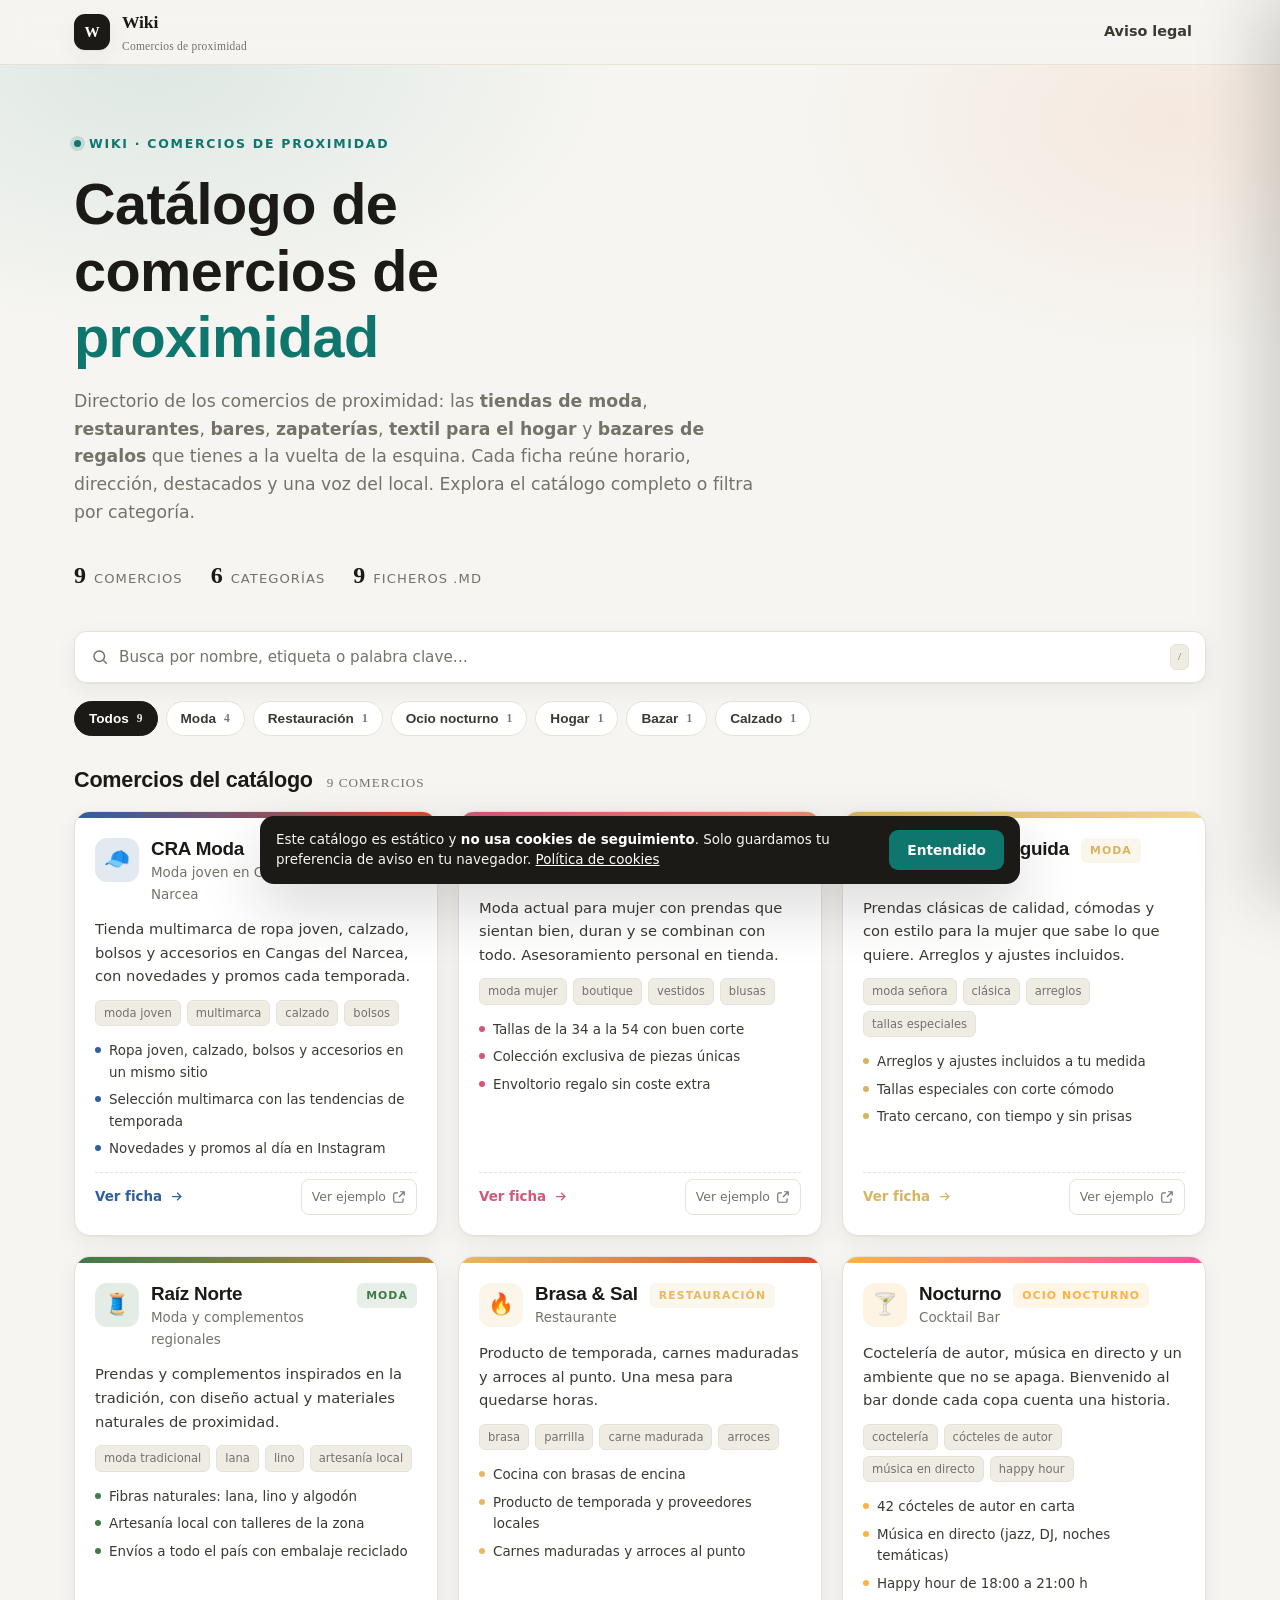
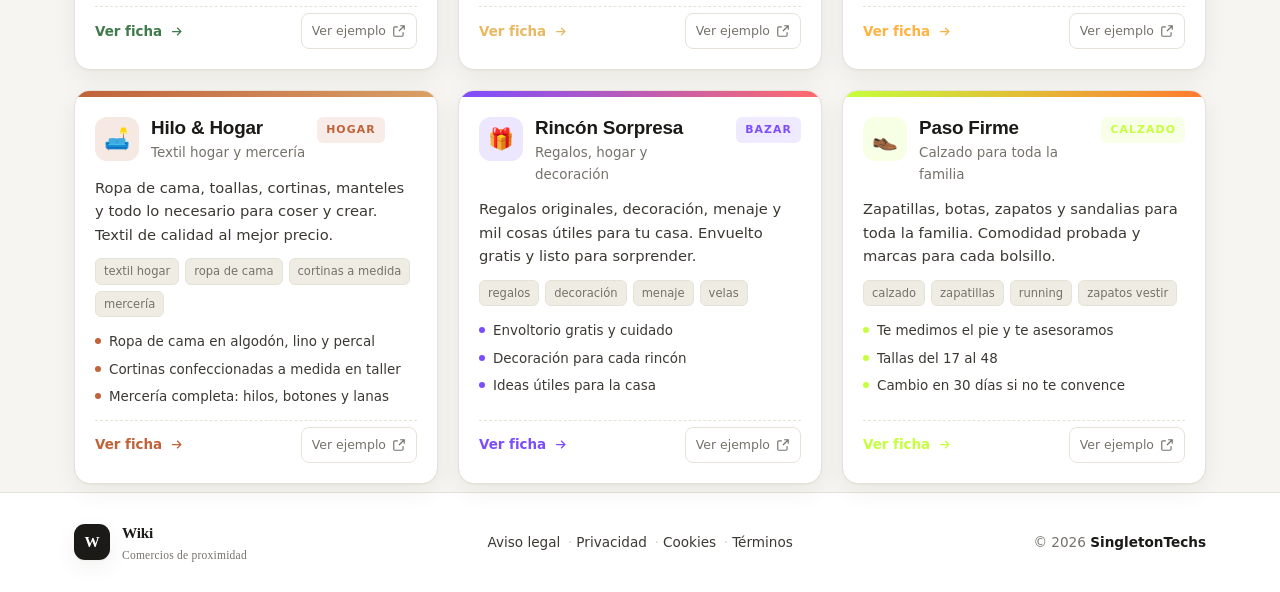
<file: index.html>
<!doctype html>
<html lang="es">
<head>
<meta charset="utf-8">
<meta name="viewport" content="width=device-width,initial-scale=1">
<title>Wiki · Catálogo de comercios de proximidad</title>
<meta name="description" content="Catálogo de comercios de proximidad: moda, restauración, hostelería, calzado, textil para el hogar, bazar y regalos. Fichas con horario, dirección y destacados de cada local.">
<meta name="keywords" content="comercios de proximidad, comercios locales, tiendas, catálogo, directorio de comercios, moda, restauración, hostelería, ocio nocturno, calzado, textil hogar, bazar, regalos, singletontechs">
<meta name="author" content="SingletonTechs">
<meta name="robots" content="index, follow, max-image-preview:large, max-snippet:-1">
<meta name="googlebot" content="index, follow">
<meta name="application-name" content="Wiki · Comercios de proximidad">
<meta name="theme-color" content="#f6f5f1">
<meta name="color-scheme" content="light">
<meta name="apple-mobile-web-app-title" content="Comercios de proximidad">
<meta name="apple-mobile-web-app-capable" content="yes">
<meta property="og:type" content="website">
<meta property="og:site_name" content="Wiki · Comercios de proximidad">
<meta property="og:locale" content="es_ES">
<meta property="og:title" content="Wiki · Catálogo de comercios de proximidad">
<meta property="og:description" content="Catálogo de comercios de proximidad: moda, restauración, hostelería, calzado, textil hogar, bazar y regalos.">
<meta property="og:image:width" content="1200">
<meta property="og:image:height" content="630">
<meta property="og:image:alt" content="Wiki · Catálogo de comercios de proximidad">
<meta name="twitter:card" content="summary_large_image">
<meta name="twitter:title" content="Wiki · Catálogo de comercios de proximidad">
<meta name="twitter:description" content="Catálogo de comercios de proximidad: moda, restauración, hostelería, calzado, textil hogar, bazar y regalos.">
<meta name="twitter:image:alt" content="Wiki · Catálogo de comercios de proximidad">
<link rel="icon" href="data:image/svg+xml,%3Csvg xmlns='http://www.w3.org/2000/svg' viewBox='0 0 64 64'%3E%3Crect width='64' height='64' rx='14' fill='%231b1a17'/%3E%3Ctext x='32' y='44' font-family='Arial,sans-serif' font-size='38' font-weight='bold' text-anchor='middle' fill='%23ffffff'%3EW%3C/text%3E%3C/svg%3E">
<link rel="apple-touch-icon" href="data:image/svg+xml,%3Csvg xmlns='http://www.w3.org/2000/svg' viewBox='0 0 64 64'%3E%3Crect width='64' height='64' rx='14' fill='%231b1a17'/%3E%3Ctext x='32' y='44' font-family='Arial,sans-serif' font-size='38' font-weight='bold' text-anchor='middle' fill='%23ffffff'%3EW%3C/text%3E%3C/svg%3E">
<!--SEO:DYNAMIC START-->
  <link rel="canonical" href="https://singletontechs.github.io/">
  <meta property="og:url" content="https://singletontechs.github.io/">
  <meta property="og:image" content="https://singletontechs.github.io/og-card.png">
  <meta name="twitter:image" content="https://singletontechs.github.io/og-card.png">
  <script type="application/ld+json" data-wiki="seo">{"@context":"https://schema.org","@graph":[{"@type":"WebSite","url":"https://singletontechs.github.io/","name":"Wiki · Comercios de proximidad","description":"Catálogo de comercios de proximidad","inLanguage":"es"},{"@type":"ItemList","name":"Catálogo de comercios de proximidad","description":"Comercios de proximidad: moda, restauración, hostelería, calzado, textil hogar, bazar y regalos.","numberOfItems":9,"itemListElement":[{"@type":"ListItem","position":1,"item":{"@type":"ClothingStore","name":"CRA Moda","description":"Tienda multimarca de ropa joven, calzado, bolsos y accesorios en Cangas del Narcea, con novedades y promos cada temporada.","address":{"@type":"PostalAddress","streetAddress":"Cangas del Narcea, Asturias"},"url":"https://singletontechs.github.io/proyectos/cra-moda.html","openingHours":"Consulta horarios en Instagram @c.r.a.moda"}},{"@type":"ListItem","position":2,"item":{"@type":"ClothingStore","name":"Aura Moda","description":"Moda actual para mujer con prendas que sientan bien, duran y se combinan con todo. Asesoramiento personal en tienda.","address":{"@type":"PostalAddress","streetAddress":"Calle Mayor 12"},"url":"https://singletontechs.github.io/proyectos/moda-mujer-aura.html","openingHours":"L–S 10:00–20:00"}},{"@type":"ListItem","position":3,"item":{"@type":"ClothingStore","name":"Casa Distinguida","description":"Prendas clásicas de calidad, cómodas y con estilo para la mujer que sabe lo que quiere. Arreglos y ajustes incluidos.","address":{"@type":"PostalAddress","streetAddress":"Avenida de la Constitución 5"},"url":"https://singletontechs.github.io/proyectos/moda-senora-clasica.html","openingHours":"L–S 10:00–14:00 y 17:00–20:30"}},{"@type":"ListItem","position":4,"item":{"@type":"ClothingStore","name":"Raíz Norte","description":"Prendas y complementos inspirados en la tradición, con diseño actual y materiales naturales de proximidad.","address":{"@type":"PostalAddress","streetAddress":"Plaza Vieja 3"},"url":"https://singletontechs.github.io/proyectos/moda-tradicional-raiz.html","openingHours":"L–S 10:00–20:00"}},{"@type":"ListItem","position":5,"item":{"@type":"Restaurant","name":"Brasa & Sal","description":"Producto de temporada, carnes maduradas y arroces al punto. Una mesa para quedarse horas.","address":{"@type":"PostalAddress","streetAddress":"Plaza del Mercado 8"},"url":"https://singletontechs.github.io/proyectos/restaurante-brasa.html","openingHours":"Mar–Dom 13:00–23:30"}},{"@type":"ListItem","position":6,"item":{"@type":"BarOrPub","name":"Nocturno","description":"Coctelería de autor, música en directo y un ambiente que no se apaga. Bienvenido al bar donde cada copa cuenta una historia.","address":{"@type":"PostalAddress","streetAddress":"Calle Mayor 24"},"url":"https://singletontechs.github.io/proyectos/bar-nocturno.html","openingHours":"Abierto de 18:00 a 03:00"}},{"@type":"ListItem","position":7,"item":{"@type":"HomeAndConstructionBusiness","name":"Hilo & Hogar","description":"Ropa de cama, toallas, cortinas, manteles y todo lo necesario para coser y crear. Textil de calidad al mejor precio.","address":{"@type":"PostalAddress","streetAddress":"Calle del Telar 4"},"url":"https://singletontechs.github.io/proyectos/textil-hogar-hilo.html","openingHours":"L–S 10:00–20:00"}},{"@type":"ListItem","position":8,"item":{"@type":"Store","name":"Rincón Sorpresa","description":"Regalos originales, decoración, menaje y mil cosas útiles para tu casa. Envuelto gratis y listo para sorprender.","address":{"@type":"PostalAddress","streetAddress":"Calle Mayor 30"},"url":"https://singletontechs.github.io/proyectos/bazar-regalos-sorpresa.html","openingHours":"L–S 9:30–20:30"}},{"@type":"ListItem","position":9,"item":{"@type":"ShoeStore","name":"Paso Firme","description":"Zapatillas, botas, zapatos y sandalias para toda la familia. Comodidad probada y marcas para cada bolsillo.","address":{"@type":"PostalAddress","streetAddress":"Calle del Comercio 9"},"url":"https://singletontechs.github.io/proyectos/calzado-paso-firme.html","openingHours":"L–S 9:30–20:00"}}]}]}</script>
  <!--SEO:DYNAMIC END-->
<style>
  :root{
    --bg:#f6f5f1;
    --bg-2:#efece4;
    --surface:#ffffff;
    --ink:#1b1a17;
    --ink-2:#3c3933;
    --mut:#76726a;
    --line:#e6e2d8;
    --line-2:#d8d3c6;
    --brand:#1b1a17;
    --wiki-accent:#0f766e;        /* teal-700, no blue/indigo */
    --wiki-accent-soft:#ccfbf1;
    --shadow:0 1px 2px rgba(27,26,23,.04),0 8px 24px rgba(27,26,23,.06);
    --shadow-lg:0 24px 60px rgba(27,26,23,.16);
    --r:16px;
    --r-sm:10px;
    --maxw:1180px;
  }
  *{box-sizing:border-box;margin:0;padding:0}
  html{scroll-behavior:smooth;-webkit-text-size-adjust:100%}
  body{
    font-family:'Inter',system-ui,sans-serif;
    background:var(--bg);
    color:var(--ink);
    line-height:1.6;
    overflow-x:hidden;
    -webkit-font-smoothing:antialiased;
  }
  h1,h2,h3,h4{font-family:'Space Grotesk','Inter',sans-serif;line-height:1.15;letter-spacing:-.01em;color:var(--ink)}
  a{color:inherit;text-decoration:none}
  img{display:block;max-width:100%}
  code,pre{font-family:'JetBrains Mono',monospace}
  .wrap{max-width:var(--maxw);margin:0 auto;padding:0 24px}
  .page{display:flex;flex-direction:column;min-height:100vh}

  /* ===== NAV ===== */
  nav.top{
    position:sticky;top:0;z-index:40;
    background:rgba(246,245,241,.82);
    backdrop-filter:saturate(160%) blur(14px);
    -webkit-backdrop-filter:saturate(160%) blur(14px);
    border-bottom:1px solid var(--line);
  }
  nav.top .wrap{display:flex;align-items:center;gap:18px;height:64px}
  .brand{display:flex;align-items:center;gap:12px;font-family:'Space Grotesk';font-weight:700;font-size:1.1rem;letter-spacing:-.01em;color:var(--ink);white-space:nowrap}
  .brand .mark{
    display:grid;place-items:center;width:36px;height:36px;border-radius:11px;
    background:var(--ink);color:#fff;font-family:'JetBrains Mono';font-size:.95rem;
    box-shadow:var(--shadow);
  }
  .brand small{display:block;font-family:'Inter';font-weight:500;font-size:.72rem;color:var(--mut);letter-spacing:.02em;margin-top:1px}
  .nav-spacer{flex:1}
  .nav-link{display:inline-flex;align-items:center;gap:8px;font-size:.9rem;font-weight:600;color:var(--ink-2);padding:9px 14px;border-radius:10px;transition:.2s}
  .nav-link:hover{background:var(--bg-2);color:var(--ink)}
  .nav-link svg{width:16px;height:16px}
  .nav-cta{
    display:inline-flex;align-items:center;gap:8px;
    padding:10px 16px;border-radius:11px;background:var(--ink);color:#fff;
    font-size:.9rem;font-weight:600;transition:.25s;box-shadow:var(--shadow)
  }
  .nav-cta:hover{transform:translateY(-1px);background:#000;box-shadow:var(--shadow-lg)}
  @media(max-width:720px){.nav-link.hide-sm{display:none}.brand small{display:none}}

  /* ===== HERO ===== */
  header.hero{padding:64px 0 28px;position:relative;overflow:hidden}
  header.hero::before{
    content:"";position:absolute;inset:0;z-index:-1;
    background:
      radial-gradient(60% 80% at 12% 0%,rgba(15,118,110,.10),transparent 60%),
      radial-gradient(50% 70% at 92% 10%,rgba(234,88,12,.08),transparent 60%);
  }
  .crumb{display:inline-flex;align-items:center;gap:8px;font-size:.78rem;font-weight:600;letter-spacing:.14em;text-transform:uppercase;color:var(--wiki-accent);margin-bottom:18px}
  .crumb .dot{width:7px;height:7px;border-radius:50%;background:var(--wiki-accent);box-shadow:0 0 0 4px rgba(15,118,110,.16)}
  header.hero h1{font-size:clamp(2.4rem,5.2vw,3.6rem);font-weight:700;max-width:18ch}
  header.hero h1 em{font-style:normal;color:var(--wiki-accent)}
  header.hero p.lead{margin-top:18px;font-size:1.08rem;color:var(--mut);max-width:62ch}
  .hero-stats{display:flex;flex-wrap:wrap;gap:14px 28px;margin-top:30px}
  .hero-stat{display:flex;align-items:baseline;gap:8px}
  .hero-stat b{font-family:'Space Grotesk';font-size:1.5rem;font-weight:700;color:var(--ink)}
  .hero-stat span{font-size:.82rem;color:var(--mut);text-transform:uppercase;letter-spacing:.08em}

  /* ===== CONTROLS ===== */
  .controls{padding:8px 0 28px;display:flex;flex-direction:column;gap:18px}
  .search-row{display:flex;gap:12px;flex-wrap:wrap;align-items:center}
  .search{
    flex:1;min-width:240px;display:flex;align-items:center;gap:10px;
    background:var(--surface);border:1px solid var(--line);border-radius:12px;
    padding:12px 16px;box-shadow:var(--shadow);transition:.2s
  }
  .search:focus-within{border-color:var(--wiki-accent);box-shadow:0 0 0 4px rgba(15,118,110,.12)}
  .search svg{width:18px;height:18px;color:var(--mut);flex:none}
  .search input{flex:1;border:0;outline:0;background:transparent;font:inherit;font-size:.95rem;color:var(--ink)}
  .search input::placeholder{color:var(--mut)}
  .search kbd{font-family:'JetBrains Mono';font-size:.7rem;background:var(--bg-2);border:1px solid var(--line);color:var(--mut);padding:3px 7px;border-radius:6px}
  @media(max-width:560px){.search kbd{display:none}}

  .chips{display:flex;gap:8px;flex-wrap:wrap}
  .chip{
    display:inline-flex;align-items:center;gap:8px;cursor:pointer;
    padding:9px 14px;border-radius:99px;border:1px solid var(--line);
    background:var(--surface);color:var(--ink-2);font-size:.85rem;font-weight:600;
    transition:.2s;white-space:nowrap
  }
  .chip:hover{border-color:var(--line-2);background:var(--bg-2)}
  .chip[aria-pressed="true"]{background:var(--ink);color:#fff;border-color:var(--ink)}
  .chip .cnt{font-family:'JetBrains Mono';font-size:.72rem;opacity:.7}
  .chip[aria-pressed="true"] .cnt{opacity:.9}

  /* ===== GRID ===== */
  main{flex:1}
  .grid{display:grid;grid-template-columns:repeat(auto-fill,minmax(310px,1fr));gap:20px;padding-bottom:8px}
  .card{
    position:relative;display:flex;flex-direction:column;
    background:var(--surface);border:1px solid var(--line);border-radius:var(--r);
    overflow:hidden;cursor:pointer;transition:.28s cubic-bezier(.2,.8,.2,1);
    box-shadow:var(--shadow)
  }
  .card:hover{transform:translateY(-4px);border-color:var(--line-2);box-shadow:var(--shadow-lg)}
  .card .strip{height:6px;background:linear-gradient(90deg,var(--p-accent),var(--p-accent2))}
  .card .body{padding:20px;display:flex;flex-direction:column;gap:12px;flex:1}
  .card .head{display:flex;align-items:flex-start;gap:12px}
  .card .icon{
    display:grid;place-items:center;width:44px;height:44px;border-radius:12px;flex:none;
    background:color-mix(in srgb,var(--p-accent) 14%,#fff);
    color:var(--p-accent);font-size:1.3rem
  }
  .card .titles{min-width:0}
  .card h3{font-size:1.18rem;font-weight:600;line-height:1.2}
  .card .tagline{font-size:.84rem;color:var(--mut);margin-top:2px}
  .card .cat{
    align-self:flex-start;font-size:.68rem;font-weight:700;letter-spacing:.1em;text-transform:uppercase;
    color:var(--p-accent);background:color-mix(in srgb,var(--p-accent) 12%,#fff);
    padding:4px 9px;border-radius:6px;flex:none
  }
  .card .summary{font-size:.92rem;color:var(--ink-2);display:-webkit-box;-webkit-line-clamp:3;-webkit-box-orient:vertical;overflow:hidden}
  .card .tags{display:flex;flex-wrap:wrap;gap:6px}
  .card .tag{font-size:.72rem;color:var(--mut);background:var(--bg-2);border:1px solid var(--line);padding:3px 8px;border-radius:6px}
  .card .highlights{display:flex;flex-direction:column;gap:6px;margin-top:2px}
  .card .highlights li{display:flex;gap:8px;font-size:.84rem;color:var(--ink-2);align-items:flex-start;list-style:none}
  .card .highlights li::before{content:"";width:6px;height:6px;border-radius:50%;background:var(--p-accent);margin-top:7px;flex:none}
  .card .foot{display:flex;align-items:center;justify-content:space-between;gap:10px;margin-top:auto;padding-top:6px;border-top:1px dashed var(--line)}
  .card .open{display:inline-flex;align-items:center;gap:7px;font-size:.84rem;font-weight:600;color:var(--p-accent)}
  .card .open svg{width:15px;height:15px;transition:transform .2s}
  .card:hover .open svg{transform:translateX(3px)}
  .card .page-link{font-size:.78rem;color:var(--mut);display:inline-flex;align-items:center;gap:6px;padding:7px 10px;border-radius:8px;border:1px solid var(--line);transition:.2s;background:var(--surface)}
  .card .page-link:hover{color:var(--ink);border-color:var(--line-2);background:var(--bg-2)}
  .card .page-link svg{width:14px;height:14px}
  .card .no-page{font-size:.72rem;color:var(--mut);font-style:italic;padding:7px 10px;border:1px dashed var(--line);border-radius:8px}

  /* empty state */
  .empty{grid-column:1/-1;text-align:center;padding:80px 24px;color:var(--mut)}
  .empty .ic{font-size:2.4rem;margin-bottom:12px;opacity:.5}
  .empty h3{font-size:1.2rem;color:var(--ink-2);margin-bottom:6px}
  .empty p{font-size:.92rem}
  .empty button{margin-top:18px;font:inherit;font-weight:600;cursor:pointer;border:1px solid var(--line);background:var(--surface);color:var(--ink);padding:10px 18px;border-radius:10px;transition:.2s}
  .empty button:hover{background:var(--bg-2)}

  /* ===== GRID TITLE (SEO h2) ===== */
  .grid-title{display:flex;align-items:baseline;gap:14px;flex-wrap:wrap;margin:4px 0 18px}
  .grid-title h2{font-size:1.35rem;font-weight:600}
  .grid-title .cnt{font-family:'JetBrains Mono';font-size:.82rem;color:var(--mut);text-transform:uppercase;letter-spacing:.08em}

  /* ===== FOOTER ===== */
  footer.site{
    margin-top:auto;border-top:1px solid var(--line);background:var(--surface);
    padding:28px 0
  }
  footer.site .wrap{display:flex;justify-content:space-between;align-items:center;gap:18px;flex-wrap:wrap}
  footer.site .f-left{display:flex;align-items:center;gap:14px}
  footer.site .brand{font-size:.95rem}
  footer.site .f-legal{display:flex;align-items:center;gap:8px 16px;flex-wrap:wrap;justify-content:center}
  footer.site .f-legal a{font-size:.85rem;color:var(--ink-2);font-weight:500;transition:.2s;position:relative}
  footer.site .f-legal a:not(:last-child)::after{content:"·";position:absolute;right:-12px;color:var(--line-2)}
  footer.site .f-legal a:hover{color:var(--wiki-accent)}
  footer.site .f-right{display:flex;align-items:center;gap:18px;font-size:.85rem;color:var(--mut)}
  footer.site .f-right strong{color:var(--ink);font-weight:700}
  footer.site .f-right a{color:var(--ink-2);font-weight:600}
  footer.site .f-right a:hover{color:var(--wiki-accent)}
  footer.site .f-right .sep{width:1px;height:14px;background:var(--line-2)}
  @media(max-width:620px){footer.site .wrap{justify-content:center;text-align:center}}

  /* ===== COOKIE NOTICE ===== */
  .cookie{position:fixed;left:16px;right:16px;bottom:16px;z-index:70;display:flex;gap:14px;align-items:center;flex-wrap:wrap;background:#1b1a17;color:#f6f5f1;padding:14px 16px;border-radius:14px;box-shadow:var(--shadow-lg);max-width:760px;margin:0 auto}
  .cookie[hidden]{display:none!important}
  .cookie__txt{font-size:.84rem;line-height:1.5;flex:1;min-width:200px}
  .cookie__txt a{color:#fff;text-decoration:underline}
  .cookie__txt strong{color:#fff}
  .cookie__btn{flex:none;padding:9px 18px;border-radius:9px;border:0;background:#0f766e;color:#fff;font:inherit;font-weight:600;font-size:.86rem;cursor:pointer;transition:.2s}
  .cookie__btn:hover{filter:brightness(1.12)}
  @media(max-width:560px){.cookie{left:10px;right:10px;bottom:10px;padding:12px 14px}}

  /* ===== DRAWER (detail) ===== */
  .drawer-overlay{
    position:fixed;inset:0;z-index:80;background:rgba(27,26,23,.5);
    opacity:0;visibility:hidden;transition:.3s;backdrop-filter:blur(2px)
  }
  .drawer-overlay.open{opacity:1;visibility:visible}
  .drawer{
    position:fixed;top:0;right:0;z-index:90;height:100dvh;width:min(640px,100vw);
    background:var(--bg);border-left:1px solid var(--line);
    transform:translateX(100%);transition:transform .34s cubic-bezier(.2,.8,.2,1);
    display:flex;flex-direction:column;box-shadow:-20px 0 60px rgba(27,26,23,.18)
  }
  .drawer.open{transform:translateX(0)}
  .drawer-head{
    position:sticky;top:0;z-index:2;display:flex;align-items:center;gap:14px;
    padding:18px 22px;background:rgba(246,245,241,.9);backdrop-filter:blur(10px);
    border-bottom:1px solid var(--line)
  }
  .drawer-head .icon{display:grid;place-items:center;width:42px;height:42px;border-radius:11px;background:color-mix(in srgb,var(--p-accent) 16%,#fff);color:var(--p-accent);font-size:1.2rem;flex:none}
  .drawer-head .t{min-width:0;flex:1}
  .drawer-head h2{font-size:1.25rem;line-height:1.1}
  .drawer-head .sub{font-size:.82rem;color:var(--mut);margin-top:2px}
  .drawer-close{
    width:40px;height:40px;border-radius:10px;border:1px solid var(--line);background:var(--surface);
    display:grid;place-items:center;cursor:pointer;color:var(--ink-2);transition:.2s;flex:none
  }
  .drawer-close:hover{background:var(--bg-2);color:var(--ink)}
  .drawer-close svg{width:18px;height:18px}

  .drawer-body{
    flex:1;overflow-y:auto;padding:26px 26px 40px;
    scrollbar-width:thin;scrollbar-color:var(--line-2) transparent
  }
  .drawer-body::-webkit-scrollbar{width:10px}
  .drawer-body::-webkit-scrollbar-thumb{background:var(--line-2);border-radius:99px;border:3px solid var(--bg)}
  .drawer-body::-webkit-scrollbar-track{background:transparent}

  /* stats strip in drawer */
  .d-stats{display:grid;grid-template-columns:repeat(auto-fit,minmax(140px,1fr));gap:12px;margin:22px 0}
  .d-stat{padding:16px;border-radius:12px;background:var(--surface);border:1px solid var(--line)}
  .d-stat b{display:block;font-family:'Space Grotesk';font-size:1.6rem;font-weight:700;color:var(--p-accent);line-height:1}
  .d-stat span{display:block;font-size:.78rem;color:var(--mut);margin-top:6px;text-transform:uppercase;letter-spacing:.06em}

  /* highlights list in drawer */
  .d-highlights{display:grid;gap:8px;margin:8px 0 22px}
  .d-highlights li{display:flex;gap:10px;align-items:flex-start;list-style:none;font-size:.92rem;color:var(--ink-2)}
  .d-highlights li::before{content:"✓";font-weight:700;color:var(--p-accent);flex:none}
  .d-highlights-title{font-family:'Space Grotesk';font-size:.78rem;font-weight:600;letter-spacing:.12em;text-transform:uppercase;color:var(--mut);margin-bottom:10px}

  /* rendered markdown body */
  .md{font-size:.96rem;color:var(--ink-2);line-height:1.72}
  .md h1{font-family:'Space Grotesk';font-size:1.55rem;font-weight:700;color:var(--ink);margin-bottom:14px;line-height:1.2}
  .md h2{font-family:'Space Grotesk';font-size:1.12rem;font-weight:600;color:var(--ink);margin:26px 0 10px;padding-bottom:6px;border-bottom:1px solid var(--line)}
  .md p{margin:0 0 12px}
  .md ul,.md ol{margin:0 0 14px;padding-left:22px}
  .md li{margin-bottom:6px}
  .md li strong{color:var(--ink)}
  .md blockquote{margin:14px 0;padding:14px 18px;border-left:3px solid var(--p-accent);background:var(--surface);border-radius:0 10px 10px 0;color:var(--ink-2);font-style:italic}
  .md blockquote p{margin:0}
  .md code{font-size:.84em;background:var(--bg-2);padding:2px 6px;border-radius:5px;color:var(--ink)}
  .md hr{border:0;border-top:1px solid var(--line);margin:22px 0}

  /* drawer footer actions */
  .drawer-foot{padding:16px 22px;border-top:1px solid var(--line);background:var(--surface);display:flex;gap:12px;flex-wrap:wrap}
  .btn{
    display:inline-flex;align-items:center;gap:8px;justify-content:center;
    padding:12px 18px;border-radius:11px;font:inherit;font-weight:600;font-size:.9rem;
    cursor:pointer;transition:.22s;border:1px solid transparent
  }
  .btn svg{width:16px;height:16px}
  .btn.pri{background:var(--p-accent);color:#fff;flex:1;box-shadow:0 6px 20px color-mix(in srgb,var(--p-accent) 30%,transparent)}
  .btn.pri:hover{filter:brightness(1.07);transform:translateY(-1px)}
  .btn.ghost{background:var(--surface);border-color:var(--line);color:var(--ink-2)}
  .btn.ghost:hover{background:var(--bg-2);color:var(--ink)}

  /* skeleton while loading */
  .skeleton-card{height:280px;border-radius:var(--r);background:linear-gradient(100deg,var(--bg-2) 30%,#fff 50%,var(--bg-2) 70%);background-size:200% 100%;animation:shimmer 1.4s infinite;border:1px solid var(--line)}
  @keyframes shimmer{to{background-position:-200% 0}}

  /* toast / error */
  .toast{
    position:fixed;left:50%;bottom:24px;transform:translateX(-50%) translateY(20px);
    background:var(--ink);color:#fff;padding:12px 18px;border-radius:12px;font-size:.88rem;
    box-shadow:var(--shadow-lg);opacity:0;transition:.3s;z-index:100;max-width:90vw
  }
  .toast.show{opacity:1;transform:translateX(-50%) translateY(0)}

  /* loading bar */
  .loading-bar{position:fixed;top:64px;left:0;height:3px;width:0;background:var(--wiki-accent);z-index:50;transition:width .3s,opacity .4s}

  @media(max-width:640px){
    header.hero{padding:44px 0 20px}
    .drawer-body{padding:20px 18px 32px}
    .drawer-head{padding:14px 16px}
    .btn.pri,.btn.ghost{flex:1 1 100%}
  }
  @media(prefers-reduced-motion:reduce){*{animation:none!important;transition:none!important}}
</style>
</head>
<body>
<div class="page">

  <!-- NAV -->
  <nav class="top">
    <div class="wrap">
      <a href="#" class="brand" aria-label="Wiki — inicio">
        <span class="mark">W</span>
        <span>Wiki<small>Comercios de proximidad</small></span>
      </a>
      <span class="nav-spacer"></span>
      <a class="nav-link hide-sm" href="https://singletontechs.com/terminos-y-condiciones/">Aviso legal</a>


    </div>
  </nav>
  <div class="loading-bar" id="loadingBar" style="opacity:0"></div>

  <!-- HERO -->
  <header class="hero">
    <div class="wrap">
      <span class="crumb"><span class="dot"></span> Wiki · Comercios de proximidad</span>
      <h1>Catálogo de comercios de <em>proximidad</em></h1>
      <p class="lead">Directorio de los comercios de proximidad: las <strong>tiendas de moda</strong>, <strong>restaurantes</strong>, <strong>bares</strong>, <strong>zapaterías</strong>, <strong>textil para el hogar</strong> y <strong>bazares de regalos</strong> que tienes a la vuelta de la esquina. Cada ficha reúne horario, dirección, destacados y una voz del local. Explora el catálogo completo o filtra por categoría.</p>
      <div class="hero-stats">
        <div class="hero-stat"><b id="hStatProj">—</b><span>comercios</span></div>
        <div class="hero-stat"><b id="hStatCat">—</b><span>categorías</span></div>
        <div class="hero-stat"><b id="hStatMD">9</b><span>ficheros .md</span></div>
      </div>
    </div>
  </header>

  <!-- CONTROLS -->
  <main>
    <div class="wrap">
      <section class="controls">
        <div class="search-row">
          <label class="search">
            <svg viewBox="0 0 24 24" fill="none" stroke="currentColor" stroke-width="2"><circle cx="11" cy="11" r="7"/><path d="m21 21-4.3-4.3"/></svg>
            <input id="search" type="search" placeholder="Busca por nombre, etiqueta o palabra clave…" autocomplete="off" aria-label="Buscar proyectos">
            <kbd>/</kbd>
          </label>
        </div>
        <div class="chips" id="chips" role="group" aria-label="Filtrar por categoría"></div>
      </section>

      <div class="grid-title" id="gridTitle">
        <h2>Comercios del catálogo</h2>
        <span class="cnt" id="gridCount">— comercios</span>
      </div>

      <section class="grid" id="grid" aria-live="polite" aria-busy="true">
        <!-- skeleton placeholders injected by JS while loading -->
      </section>

    </div>
  </main>

  <!-- FOOTER -->
  <footer class="site">
    <div class="wrap">
      <div class="f-left">
        <a href="#" class="brand" aria-label="Wiki — inicio">
          <span class="mark">W</span>
          <span>Wiki<small>Comercios de proximidad</small></span>
        </a>
      </div>
      <nav class="f-legal" aria-label="Avisos legales">
        <a href="legal/aviso-legal.html">Aviso legal</a>
        <a href="legal/privacidad.html">Privacidad</a>
        <a href="legal/cookies.html">Cookies</a>
        <a href="legal/terminos.html">Términos</a>
      </nav>
      <div class="f-right">
        <span>© 2026 <strong>SingletonTechs</strong></span>
      </div>
    </div>
  </footer>
</div>

<!-- COOKIE NOTICE -->
<aside class="cookie" id="cookieBanner">
  <div class="cookie__txt">Este catálogo es estático y <strong>no usa cookies de seguimiento</strong>. Solo guardamos tu preferencia de aviso en tu navegador. <a href="legal/cookies.html">Política de cookies</a></div>
  <button class="cookie__btn" id="cookieAccept" type="button">Entendido</button>
</aside>

<!-- DRAWER -->
<div class="drawer-overlay" id="overlay" aria-hidden="true"></div>
<aside class="drawer" id="drawer" role="dialog" aria-modal="true" aria-labelledby="drawerTitle" aria-hidden="true">
  <div class="drawer-head">
    <div class="icon" id="dIcon">●</div>
    <div class="t">
      <h2 id="drawerTitle">—</h2>
      <div class="sub" id="drawerSub">—</div>
    </div>
    <button class="drawer-close" id="drawerClose" aria-label="Cerrar ficha">
      <svg viewBox="0 0 24 24" fill="none" stroke="currentColor" stroke-width="2"><path d="M18 6 6 18M6 6l12 12"/></svg>
    </button>
  </div>
  <div class="drawer-body" id="drawerBody"></div>
  <div class="drawer-foot">
    <a class="btn pri" id="dOpenPage" href="#" target="_blank" rel="noopener">
      <svg viewBox="0 0 24 24" fill="none" stroke="currentColor" stroke-width="2"><path d="M14 3h7v7M21 3l-9 9M19 14v5a2 2 0 0 1-2 2H5a2 2 0 0 1-2-2V7a2 2 0 0 1 2-2h5"/></svg>
      Abrir página del proyecto
    </a>
    <button class="btn ghost" id="dShare" type="button">
      <svg viewBox="0 0 24 24" fill="none" stroke="currentColor" stroke-width="2"><path d="M4 12v8a2 2 0 0 0 2 2h12a2 2 0 0 0 2-2v-8M16 6l-4-4-4 4M12 2v14"/></svg>
      Copiar enlace
    </button>
  </div>
</aside>

<div class="toast" id="toast" role="status" aria-live="polite"></div>

<script>
(function(){
  "use strict";

  var PROJECTS_DIR = "proyectos/";
  var grid = document.getElementById("grid");
  var chipsEl = document.getElementById("chips");
  var searchInput = document.getElementById("search");
  var overlay = document.getElementById("overlay");
  var drawer = document.getElementById("drawer");
  var drawerBody = document.getElementById("drawerBody");
  var drawerTitle = document.getElementById("drawerTitle");
  var drawerSub = document.getElementById("drawerSub");
  var drawerIcon = document.getElementById("dIcon");
  var dOpenPage = document.getElementById("dOpenPage");
  var dShare = document.getElementById("dShare");
  var loadingBar = document.getElementById("loadingBar");
  var toast = document.getElementById("toast");

  var projects = [];          // all loaded projects
  var activeCategory = "all"; // current filter
  var query = "";             // current search

  /* ---------- helpers ---------- */
  function toastMsg(msg){
    toast.textContent = msg;
    toast.classList.add("show");
    clearTimeout(toast._t);
    toast._t = setTimeout(function(){ toast.classList.remove("show"); }, 2400);
  }
  function setLoad(p){
    loadingBar.style.opacity = p>0 && p<1 ? "1":"0";
    loadingBar.style.width = (p*100).toFixed(0)+"%";
  }
  function escapeHtml(s){ return String(s).replace(/[&<>"']/g, function(c){return {"&":"&amp;","<":"&lt;",">":"&gt;","\"":"&quot;","'":"&#39;"}[c];}); }

  /* ---------- minimal markdown renderer (subset: h1-h3, p, ul, blockquote, hr, inline bold/italic/code/link) ---------- */
  function renderMarkdown(md){
    var lines = String(md).replace(/\r\n/g,"\n").split("\n");
    var out = [];
    var i = 0;
    function inline(s){
      s = s.replace(/&/g,"&amp;").replace(/</g,"&lt;").replace(/>/g,"&gt;");
      s = s.replace(/`([^`]+)`/g, function(_,c){ return '<code>'+c+'</code>'; });
      s = s.replace(/\*\*([^*]+)\*\*/g, '<strong>$1</strong>');
      s = s.replace(/(^|[^*])\*([^*\n]+)\*/g, '$1<em>$2</em>');
      s = s.replace(/\[([^\]]+)\]\(([^)\s]+)\)/g, function(_,t,u){ return '<a href="'+u+'" target="_blank" rel="noopener">'+t+'</a>'; });
      return s;
    }
    while(i < lines.length){
      var raw = lines[i];
      var t = raw.trim();
      if(t === ""){ i++; continue; }
      // blockquote (consecutive lines starting with >)
      if(/^>/.test(t)){
        var bq = [];
        while(i < lines.length && /^>/.test(lines[i].trim())){
          bq.push(lines[i].trim().replace(/^>\s?/,""));
          i++;
        }
        out.push('<blockquote><p>'+inline(bq.join('<br>'))+'</p></blockquote>');
        continue;
      }
      // headings
      if(/^###\s+/.test(t)){ out.push('<h3>'+inline(t.replace(/^###\s+/,""))+'</h3>'); i++; continue; }
      if(/^##\s+/.test(t)){ out.push('<h2>'+inline(t.replace(/^##\s+/,""))+'</h2>'); i++; continue; }
      if(/^#\s+/.test(t)){ out.push('<h1>'+inline(t.replace(/^#\s+/,""))+'</h1>'); i++; continue; }
      // hr
      if(/^(---+|\*\*\*+|___+)$/.test(t)){ out.push('<hr>'); i++; continue; }
      // unordered list (consecutive lines starting with - or *)
      if(/^[-*]\s+/.test(t)){
        var lb = [];
        while(i < lines.length && /^\s*[-*]\s+/.test(lines[i])){
          lb.push(lines[i].trim().replace(/^\s*[-*]\s+/,""));
          i++;
        }
        out.push('<ul>'+lb.map(function(b){ return '<li>'+inline(b)+'</li>'; }).join("")+'</ul>');
        continue;
      }
      // ordered list
      if(/^\d+\.\s+/.test(t)){
        var ol = [];
        while(i < lines.length && /^\s*\d+\.\s+/.test(lines[i])){
          ol.push(lines[i].trim().replace(/^\s*\d+\.\s+/,""));
          i++;
        }
        out.push('<ol>'+ol.map(function(b){ return '<li>'+inline(b)+'</li>'; }).join("")+'</ol>');
        continue;
      }
      // paragraph (gather consecutive plain lines)
      var para = [];
      while(i < lines.length){
        var lt = lines[i].trim();
        if(lt === "") break;
        if(/^(#{1,3}\s|>|---+$|\*\*\*+$|___+$|\s*[-*]\s+|\s*\d+\.\s+)/.test(lt)) break;
        para.push(lt);
        i++;
      }
      if(para.length) out.push('<p>'+inline(para.join(' '))+'</p>');
    }
    return out.join("\n");
  }

  /* ---------- frontmatter + body parser ---------- */
  function parseMD(text){
    var meta = {};
    var body = text;
    var m = /^---\r?\n([\s\S]*?)\r?\n---\r?\n?([\s\S]*)$/.exec(text);
    if(m){
      var fm = m[1];
      body = m[2] || "";
      var lines = fm.split(/\r?\n/);
      var i = 0;
      while(i < lines.length){
        var line = lines[i];
        if(!line.trim()){ i++; continue; }
        var kv = /^([A-Za-z0-9_]+):\s?(.*)$/.exec(line);
        if(!kv){ i++; continue; }
        var key = kv[1];
        var rest = kv[2].trim();
        if(rest === ""){
          // block list
          var arr = [];
          i++;
          while(i < lines.length && /^\s+-\s+/.test(lines[i])){
            arr.push(lines[i].replace(/^\s+-\s+/, "").trim());
            i++;
          }
          meta[key] = arr;
        } else if(rest.charAt(0) === "[" && rest.slice(-1) === "]"){
          meta[key] = rest.slice(1,-1).split(",").map(function(s){return s.trim().replace(/^"|"$/g,"");}).filter(Boolean);
          i++;
        } else {
          meta[key] = rest.replace(/^"|"$/g,"");
          i++;
        }
      }
    }
    // post-process stats -> [{label,value}]
    if(meta.stats){
      meta.stats = meta.stats.map(function(s){
        var p = s.split("|");
        return { label:(p[0]||"").trim(), value:(p[1]||"").trim() };
      });
    }
    // numeric/clean
    if(typeof meta.tags === "string"){ meta.tags = [meta.tags]; }
    if(!meta.tags) meta.tags = [];
    if(!meta.highlights) meta.highlights = [];
    if(!meta.stats) meta.stats = [];
    return { meta:meta, body:body };
  }

  /* ---------- render skeleton ---------- */
  function renderSkeleton(){
    var html = "";
    for(var i=0;i<6;i++) html += '<div class="skeleton-card"></div>';
    grid.innerHTML = html;
  }

  /* ---------- categories ---------- */
  function categories(){
    var map = {};
    projects.forEach(function(p){ map[p.meta.category] = (map[p.meta.category]||0)+1; });
    return map;
  }

  /* ---------- render chips ---------- */
  function renderChips(){
    var cats = categories();
    var order = ["Moda","Restauración","Ocio nocturno","Hogar","Bazar","Calzado"];
    var keys = Object.keys(cats).sort(function(a,b){
      return order.indexOf(a)-order.indexOf(b);
    });
    var html = '<button class="chip" data-cat="all" aria-pressed="true">Todos <span class="cnt">'+projects.length+'</span></button>';
    keys.forEach(function(k){
      html += '<button class="chip" data-cat="'+escapeHtml(k)+'" aria-pressed="false">'+escapeHtml(k)+' <span class="cnt">'+cats[k]+'</span></button>';
    });
    chipsEl.innerHTML = html;
    Array.prototype.forEach.call(chipsEl.querySelectorAll(".chip"), function(c){
      c.addEventListener("click", function(){
        activeCategory = c.getAttribute("data-cat");
        Array.prototype.forEach.call(chipsEl.querySelectorAll(".chip"), function(x){
          x.setAttribute("aria-pressed", String(x.getAttribute("data-cat")===activeCategory));
        });
        renderGrid();
      });
    });
  }

  /* ---------- render grid ---------- */
  function matches(p){
    if(activeCategory !== "all" && p.meta.category !== activeCategory) return false;
    if(query){
      var q = query.toLowerCase();
      var hay = [p.meta.title,p.meta.tagline,p.meta.subcategory,p.meta.summary,(p.meta.tags||[]).join(" "),p.meta.location].join(" ").toLowerCase();
      if(hay.indexOf(q) === -1) return false;
    }
    return true;
  }
  function renderGrid(){
    var list = projects.filter(matches);
    var gridCount = document.getElementById("gridCount");
    if(gridCount){
      gridCount.textContent = list.length + (list.length===projects.length ? " comercios" : " de "+projects.length+" comercios");
    }
    if(!list.length){
      grid.innerHTML = '<div class="empty"><div class="ic">🔍</div><h3>Sin resultados</h3><p>No hay comercios que coincidan con tu búsqueda.</p><button id="resetFilters">Limpiar filtros</button></div>';
      var r = document.getElementById("resetFilters");
      if(r) r.addEventListener("click", function(){
        query=""; searchInput.value=""; activeCategory="all";
        Array.prototype.forEach.call(chipsEl.querySelectorAll(".chip"), function(x){
          x.setAttribute("aria-pressed", String(x.getAttribute("data-cat")==="all"));
        });
        renderGrid();
      });
      return;
    }
    var html = "";
    list.forEach(function(p){
      var hl = (p.meta.highlights||[]).slice(0,3).map(function(h){
        return '<li>'+escapeHtml(h)+'</li>';
      }).join("");
      var tags = (p.meta.tags||[]).slice(0,4).map(function(t){
        return '<span class="tag">'+escapeHtml(t)+'</span>';
      }).join("");
      html += ''
        + '<article class="card" data-slug="'+escapeHtml(p.meta.slug)+'" style="--p-accent:'+escapeHtml(p.meta.accent)+';--p-accent2:'+escapeHtml(p.meta.accent2)+'" tabindex="0" role="button" aria-label="Ver ficha de '+escapeHtml(p.meta.title)+'">'
        +   '<div class="strip"></div>'
        +   '<div class="body">'
        +     '<div class="head">'
        +       '<div class="icon">'+escapeHtml(p.meta.icon||"●")+'</div>'
        +       '<div class="titles">'
        +         '<h3>'+escapeHtml(p.meta.title)+'</h3>'
        +         '<div class="tagline">'+escapeHtml(p.meta.tagline||"")+'</div>'
        +       '</div>'
        +       '<span class="cat">'+escapeHtml(p.meta.category||"")+'</span>'
        +     '</div>'
        +     '<p class="summary">'+escapeHtml(p.meta.summary||"")+'</p>'
        +     (tags ? '<div class="tags">'+tags+'</div>' : '')
        +     (hl ? '<ul class="highlights">'+hl+'</ul>' : '')
        +     '<div class="foot">'
        +       '<span class="open">Ver ficha <svg viewBox="0 0 24 24" fill="none" stroke="currentColor" stroke-width="2"><path d="M5 12h14M13 6l6 6-6 6"/></svg></span>'
        +       (p.meta.hasHtml === false ? '<span class="no-page" title="Este proyecto aún no tiene página .html">solo .md</span>' : '<a class="page-link" href="'+PROJECTS_DIR+escapeHtml(p.meta.page)+'" target="_blank" rel="noopener" onclick="event.stopPropagation()" title="Abrir la página HTML del proyecto">Ver ejemplo <svg viewBox="0 0 24 24" fill="none" stroke="currentColor" stroke-width="2"><path d="M14 3h7v7M21 3l-9 9M19 14v5a2 2 0 0 1-2 2H5a2 2 0 0 1-2-2V7a2 2 0 0 1 2-2h5"/></svg></a>')
        +     '</div>'
        +   '</div>'
        + '</article>';
    });
    grid.innerHTML = html;
    grid.setAttribute("aria-busy","false");
    Array.prototype.forEach.call(grid.querySelectorAll(".card"), function(c){
      var open = function(e){
        // ignore clicks on the HTML page link
        if(e && e.target && e.target.closest && e.target.closest(".page-link")) return;
        openDrawer(c.getAttribute("data-slug"));
      };
      c.addEventListener("click", open);
      c.addEventListener("keydown", function(e){
        if(e.key === "Enter" || e.key === " "){ e.preventDefault(); open(e); }
      });
    });
  }

  /* ---------- drawer ---------- */
  function openDrawer(slug){
    var p = null;
    for(var i=0;i<projects.length;i++){ if(projects[i].meta.slug === slug){ p = projects[i]; break; } }
    if(!p) return;
    // set CSS vars on drawer for accent
    drawer.style.setProperty("--p-accent", p.meta.accent);
    drawer.style.setProperty("--p-accent2", p.meta.accent2);
    drawerIcon.textContent = p.meta.icon || "●";
    drawerIcon.style.background = "color-mix(in srgb,"+p.meta.accent+" 16%,#fff)";
    drawerIcon.style.color = p.meta.accent;
    drawerTitle.textContent = p.meta.title;
    drawerSub.textContent = p.meta.tagline + (p.meta.subcategory ? " · " + p.meta.subcategory : "");

    // body
    var statsHtml = "";
    if(p.meta.stats && p.meta.stats.length){
      statsHtml = '<div class="d-stats">';
      p.meta.stats.forEach(function(s){
        statsHtml += '<div class="d-stat"><b>'+escapeHtml(s.value)+'</b><span>'+escapeHtml(s.label)+'</span></div>';
      });
      statsHtml += '</div>';
    }
    var hlHtml = "";
    if(p.meta.highlights && p.meta.highlights.length){
      hlHtml = '<div class="d-highlights-title">Destacados</div><ul class="d-highlights">';
      p.meta.highlights.forEach(function(h){
        hlHtml += '<li>'+escapeHtml(h)+'</li>';
      });
      hlHtml += '</ul>';
    }
    // meta strip
    var metaHtml = '<div class="d-highlights-title">Ficha</div><ul class="d-highlights">'
      + '<li><strong>Categoría:</strong> '+escapeHtml(p.meta.category)+'</li>'
      + (p.meta.subcategory ? '<li><strong>Subcategoría:</strong> '+escapeHtml(p.meta.subcategory)+'</li>' : '')
      + (p.meta.location ? '<li><strong>Dirección:</strong> '+escapeHtml(p.meta.location)+'</li>' : '')
      + (p.meta.schedule ? '<li><strong>Horario:</strong> '+escapeHtml(p.meta.schedule)+'</li>' : '')
      + '</ul>';

    // render markdown body with the built-in mini-renderer (no CDN, offline-safe)
    var bodyHtml = renderMarkdown(p.body);

    drawerBody.innerHTML = statsHtml + hlHtml + '<div class="md">'+bodyHtml+'</div>' + metaHtml;
    drawerBody.scrollTop = 0;

    if(p.meta.hasHtml === false){
      dOpenPage.style.display = "none";
    } else {
      dOpenPage.style.display = "";
      dOpenPage.href = PROJECTS_DIR + p.meta.page;
    }
    dShare.onclick = function(){
      var url = location.origin + location.pathname + "#p/" + encodeURIComponent(p.meta.slug);
      if(navigator.clipboard){
        navigator.clipboard.writeText(url).then(function(){ toastMsg("Enlace copiado ✓"); }, function(){ toastMsg(url); });
      } else { toastMsg(url); }
    };

    overlay.classList.add("open");
    drawer.classList.add("open");
    overlay.setAttribute("aria-hidden","false");
    drawer.setAttribute("aria-hidden","false");
    document.body.style.overflow = "hidden";
    // focus close
    document.getElementById("drawerClose").focus();
    // update hash
    history.replaceState(null,"", "#p/" + encodeURIComponent(p.meta.slug));
  }
  function closeDrawer(){
    overlay.classList.remove("open");
    drawer.classList.remove("open");
    overlay.setAttribute("aria-hidden","true");
    drawer.setAttribute("aria-hidden","true");
    document.body.style.overflow = "";
    if(location.hash.indexOf("#p/") === 0){
      history.replaceState(null,"", location.pathname + location.search);
    }
  }
  overlay.addEventListener("click", closeDrawer);
  document.getElementById("drawerClose").addEventListener("click", closeDrawer);
  document.addEventListener("keydown", function(e){
    if(e.key === "Escape" && drawer.classList.contains("open")) closeDrawer();
  });

  /* ---------- search ---------- */
  var debounce;
  searchInput.addEventListener("input", function(){
    clearTimeout(debounce);
    debounce = setTimeout(function(){
      query = searchInput.value.trim();
      renderGrid();
    }, 120);
  });
  document.addEventListener("keydown", function(e){
    if(e.key === "/" && document.activeElement !== searchInput){
      e.preventDefault();
      searchInput.focus();
    }
  });

  /* ---------- load ---------- */
  // Flujo automático: preferimos proyectos/index.json (un único fetch con todo,
  // generado por build.mjs escaneando la carpeta). Si no existe, caemos al
  // manifest.json + un fetch por .md (compatibilidad/depuración).
  function loadFromIndex(){
    return fetch(PROJECTS_DIR + "index.json", {cache:"no-cache"})
      .then(function(r){ if(!r.ok) throw new Error("index.json "+r.status); return r.json(); })
      .then(function(j){ return (j.projects || []).map(function(p){ return p && p.meta ? p : parseMD(p); }); });
  }
  function loadFromManifest(){
    return fetch(PROJECTS_DIR + "manifest.json", {cache:"no-cache"})
      .then(function(r){ if(!r.ok) throw new Error("manifest "+r.status); return r.json(); })
      .then(function(j){ return j.projects || []; })
      .then(function(slugs){
        if(!slugs.length) throw new Error("manifest vacío");
        var total = slugs.length, done = 0;
        return Promise.all(slugs.map(function(s){
          return fetch(PROJECTS_DIR + s + ".md", {cache:"no-cache"})
            .then(function(r){ if(!r.ok) throw new Error(s+" "+r.status); return r.text(); })
            .then(parseMD)
            .then(function(p){ done++; setLoad(0.15 + 0.8*(done/total)); return p; })
            .catch(function(err){ console.warn("No se pudo cargar", s, err); return null; });
        })).then(function(arr){ return arr.filter(Boolean); });
      });
  }
  function onLoaded(list){
    projects = list;
    document.getElementById("hStatProj").textContent = projects.length;
    document.getElementById("hStatMD").textContent = projects.length;
    document.getElementById("hStatCat").textContent = Object.keys(categories()).length;
    var fc = document.getElementById("footCount");
    if(fc) fc.textContent = projects.length;
    renderChips();
    renderGrid();
    setLoad(1);
    if(location.hash.indexOf("#p/") === 0){
      var slug = decodeURIComponent(location.hash.slice(3));
      if(projects.some(function(p){return p.meta.slug===slug;})) openDrawer(slug);
    }
  }
  function init(){
    renderSkeleton();
    setLoad(0.15);
    loadFromIndex()
      .then(onLoaded)
      .catch(function(){ return loadFromManifest().then(onLoaded); })
      .catch(function(err){
        console.error(err);
        grid.innerHTML = '<div class="empty"><div class="ic">⚠️</div><h3>No se pudieron cargar los proyectos</h3><p>Ejecuta <code>bun public/wiki/build.mjs</code> para regenerar el índice escaneando <code>proyectos/</code>, o comprueba que existe <code>proyectos/index.json</code> o <code>proyectos/manifest.json</code> junto a este <code>index.html</code>.</p></div>';
        toastMsg("Error cargando el catálogo");
        setLoad(0);
      });
  }

  init();

  /* ---------- cookie notice ---------- */
  (function(){
    var banner = document.getElementById("cookieBanner");
    if(!banner) return;
    var consent = null;
    try { consent = localStorage.getItem("wiki-cookie-consent"); } catch(e){}
    if(consent === "1"){ banner.hidden = true; return; }
    // mostrar aviso si no hay consentimiento
    banner.hidden = false;
    var btn = document.getElementById("cookieAccept");
    if(btn) btn.addEventListener("click", function(){
      banner.hidden = true;
      try { localStorage.setItem("wiki-cookie-consent","1"); } catch(e){}
    });
  })();
})();
</script>
</body>
</html>
</file>
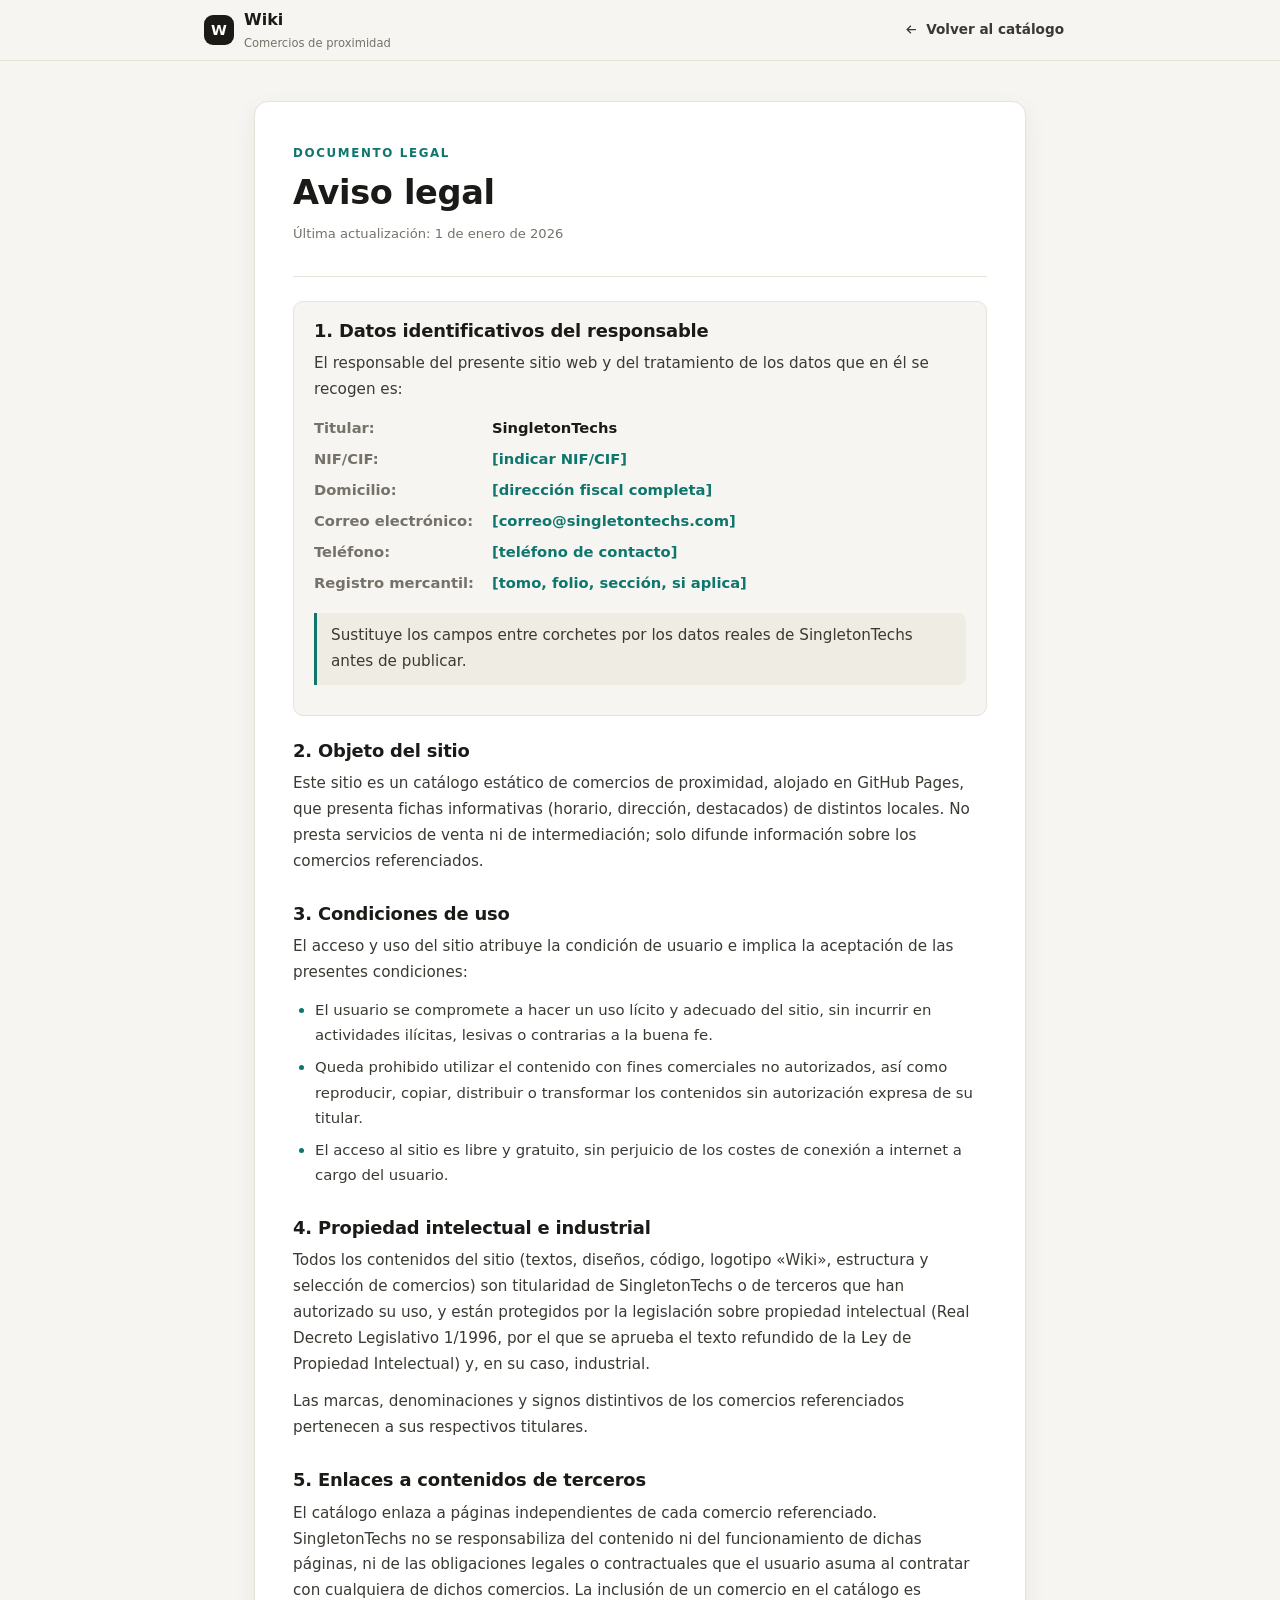
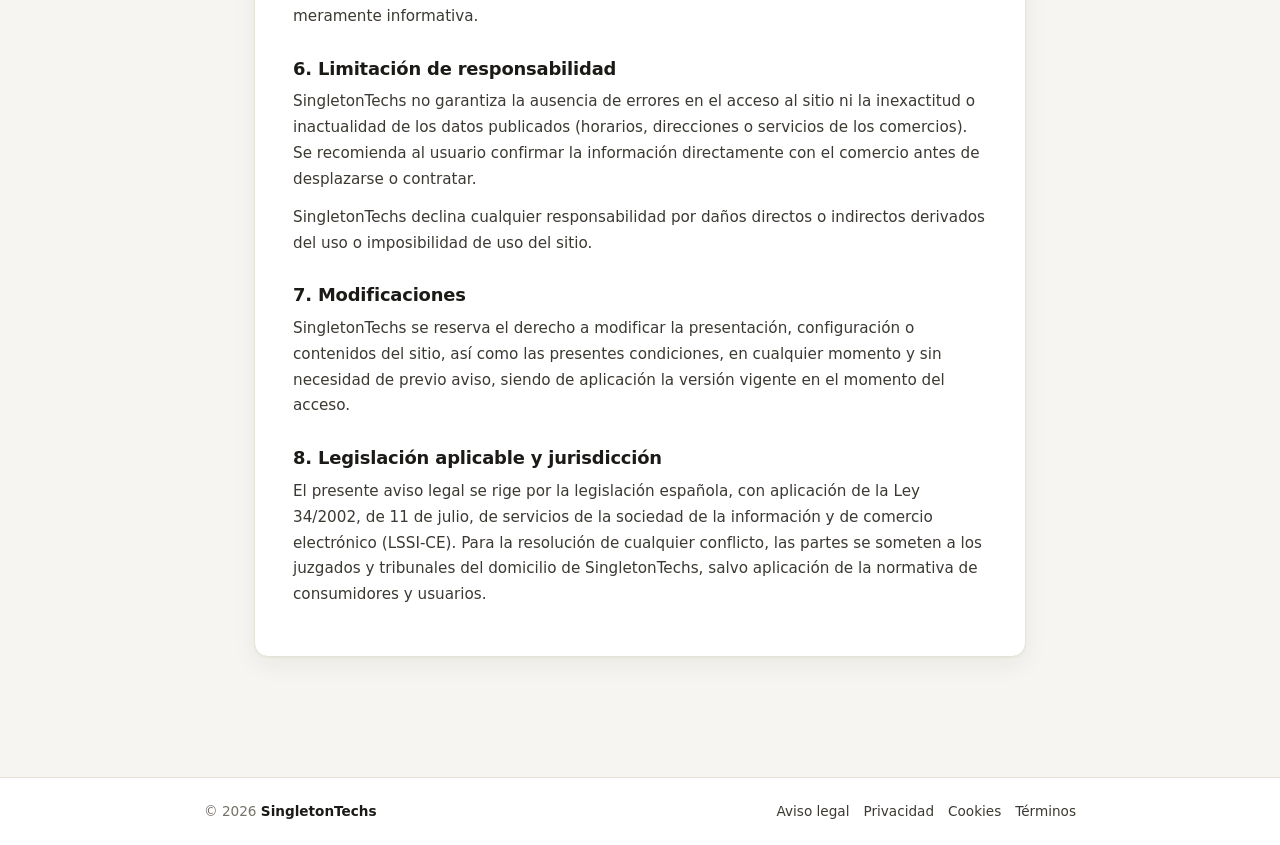
<file: legal/aviso-legal.html>
<!doctype html>
<html lang="es">
<head>
<meta charset="utf-8">
<meta name="viewport" content="width=device-width,initial-scale=1">
<title>Aviso legal · Wiki · SingletonTechs</title>
<meta name="description" content="Aviso legal del catálogo Wiki de comercios de proximidad, operado por SingletonTechs.">
<meta name="robots" content="index, follow">
<meta name="author" content="SingletonTechs">
<link rel="canonical" href="./aviso-legal.html">
<link rel="icon" href="data:image/svg+xml,%3Csvg xmlns='http://www.w3.org/2000/svg' viewBox='0 0 64 64'%3E%3Crect width='64' height='64' rx='14' fill='%231b1a17'/%3E%3Ctext x='32' y='44' font-family='Arial,sans-serif' font-size='38' font-weight='bold' text-anchor='middle' fill='%23ffffff'%3EW%3C/text%3E%3C/svg%3E">
<link rel="stylesheet" href="legal.css">
</head>
<body>
<nav class="top">
  <div class="bar">
    <a href="../index.html" class="brand" aria-label="Volver al inicio">
      <span class="mark">W</span>
      <span>Wiki<small>Comercios de proximidad</small></span>
    </a>
    <a href="../index.html" class="back">
      <svg viewBox="0 0 24 24" fill="none" stroke="currentColor" stroke-width="2"><path d="M19 12H5M11 18l-6-6 6-6"/></svg>
      Volver al catálogo
    </a>
  </div>
</nav>

<div class="wrap">
<article class="legal">
  <header>
    <span class="eyebrow">Documento legal</span>
    <h1>Aviso legal</h1>
    <p class="updated">Última actualización: 1 de enero de 2026</p>
  </header>

  <div class="responsable">
    <h2>1. Datos identificativos del responsable</h2>
    <p>El responsable del presente sitio web y del tratamiento de los datos que en él se recogen es:</p>
    <dl>
      <dt>Titular:</dt><dd><strong>SingletonTechs</strong></dd>
      <dt>NIF/CIF:</dt><dd><span class="ph">[indicar NIF/CIF]</span></dd>
      <dt>Domicilio:</dt><dd><span class="ph">[dirección fiscal completa]</span></dd>
      <dt>Correo electrónico:</dt><dd><span class="ph">[correo@singletontechs.com]</span></dd>
      <dt>Teléfono:</dt><dd><span class="ph">[teléfono de contacto]</span></dd>
      <dt>Registro mercantil:</dt><dd><span class="ph">[tomo, folio, sección, si aplica]</span></dd>
    </dl>
    <p class="note">Sustituye los campos entre corchetes por los datos reales de SingletonTechs antes de publicar.</p>
  </div>

  <h2>2. Objeto del sitio</h2>
  <p>Este sitio es un catálogo estático de comercios de proximidad, alojado en GitHub Pages, que presenta fichas informativas (horario, dirección, destacados) de distintos locales. No presta servicios de venta ni de intermediación; solo difunde información sobre los comercios referenciados.</p>

  <h2>3. Condiciones de uso</h2>
  <p>El acceso y uso del sitio atribuye la condición de usuario e implica la aceptación de las presentes condiciones:</p>
  <ul>
    <li>El usuario se compromete a hacer un uso lícito y adecuado del sitio, sin incurrir en actividades ilícitas, lesivas o contrarias a la buena fe.</li>
    <li>Queda prohibido utilizar el contenido con fines comerciales no autorizados, así como reproducir, copiar, distribuir o transformar los contenidos sin autorización expresa de su titular.</li>
    <li>El acceso al sitio es libre y gratuito, sin perjuicio de los costes de conexión a internet a cargo del usuario.</li>
  </ul>

  <h2>4. Propiedad intelectual e industrial</h2>
  <p>Todos los contenidos del sitio (textos, diseños, código, logotipo «Wiki», estructura y selección de comercios) son titularidad de SingletonTechs o de terceros que han autorizado su uso, y están protegidos por la legislación sobre propiedad intelectual (Real Decreto Legislativo 1/1996, por el que se aprueba el texto refundido de la Ley de Propiedad Intelectual) y, en su caso, industrial.</p>
  <p>Las marcas, denominaciones y signos distintivos de los comercios referenciados pertenecen a sus respectivos titulares.</p>

  <h2>5. Enlaces a contenidos de terceros</h2>
  <p>El catálogo enlaza a páginas independientes de cada comercio referenciado. SingletonTechs no se responsabiliza del contenido ni del funcionamiento de dichas páginas, ni de las obligaciones legales o contractuales que el usuario asuma al contratar con cualquiera de dichos comercios. La inclusión de un comercio en el catálogo es meramente informativa.</p>

  <h2>6. Limitación de responsabilidad</h2>
  <p>SingletonTechs no garantiza la ausencia de errores en el acceso al sitio ni la inexactitud o inactualidad de los datos publicados (horarios, direcciones o servicios de los comercios). Se recomienda al usuario confirmar la información directamente con el comercio antes de desplazarse o contratar.</p>
  <p>SingletonTechs declina cualquier responsabilidad por daños directos o indirectos derivados del uso o imposibilidad de uso del sitio.</p>

  <h2>7. Modificaciones</h2>
  <p>SingletonTechs se reserva el derecho a modificar la presentación, configuración o contenidos del sitio, así como las presentes condiciones, en cualquier momento y sin necesidad de previo aviso, siendo de aplicación la versión vigente en el momento del acceso.</p>

  <h2>8. Legislación aplicable y jurisdicción</h2>
  <p>El presente aviso legal se rige por la legislación española, con aplicación de la Ley 34/2002, de 11 de julio, de servicios de la sociedad de la información y de comercio electrónico (LSSI-CE). Para la resolución de cualquier conflicto, las partes se someten a los juzgados y tribunales del domicilio de SingletonTechs, salvo aplicación de la normativa de consumidores y usuarios.</p>
</article>
</div>

<footer class="site">
  <div class="bar">
    <span>© 2026 <strong>SingletonTechs</strong></span>
    <nav class="legal-links" aria-label="Avisos legales">
      <a href="aviso-legal.html">Aviso legal</a>
      <a href="privacidad.html">Privacidad</a>
      <a href="cookies.html">Cookies</a>
      <a href="terminos.html">Términos</a>
    </nav>
  </div>
</footer>
</body>
</html>
</file>
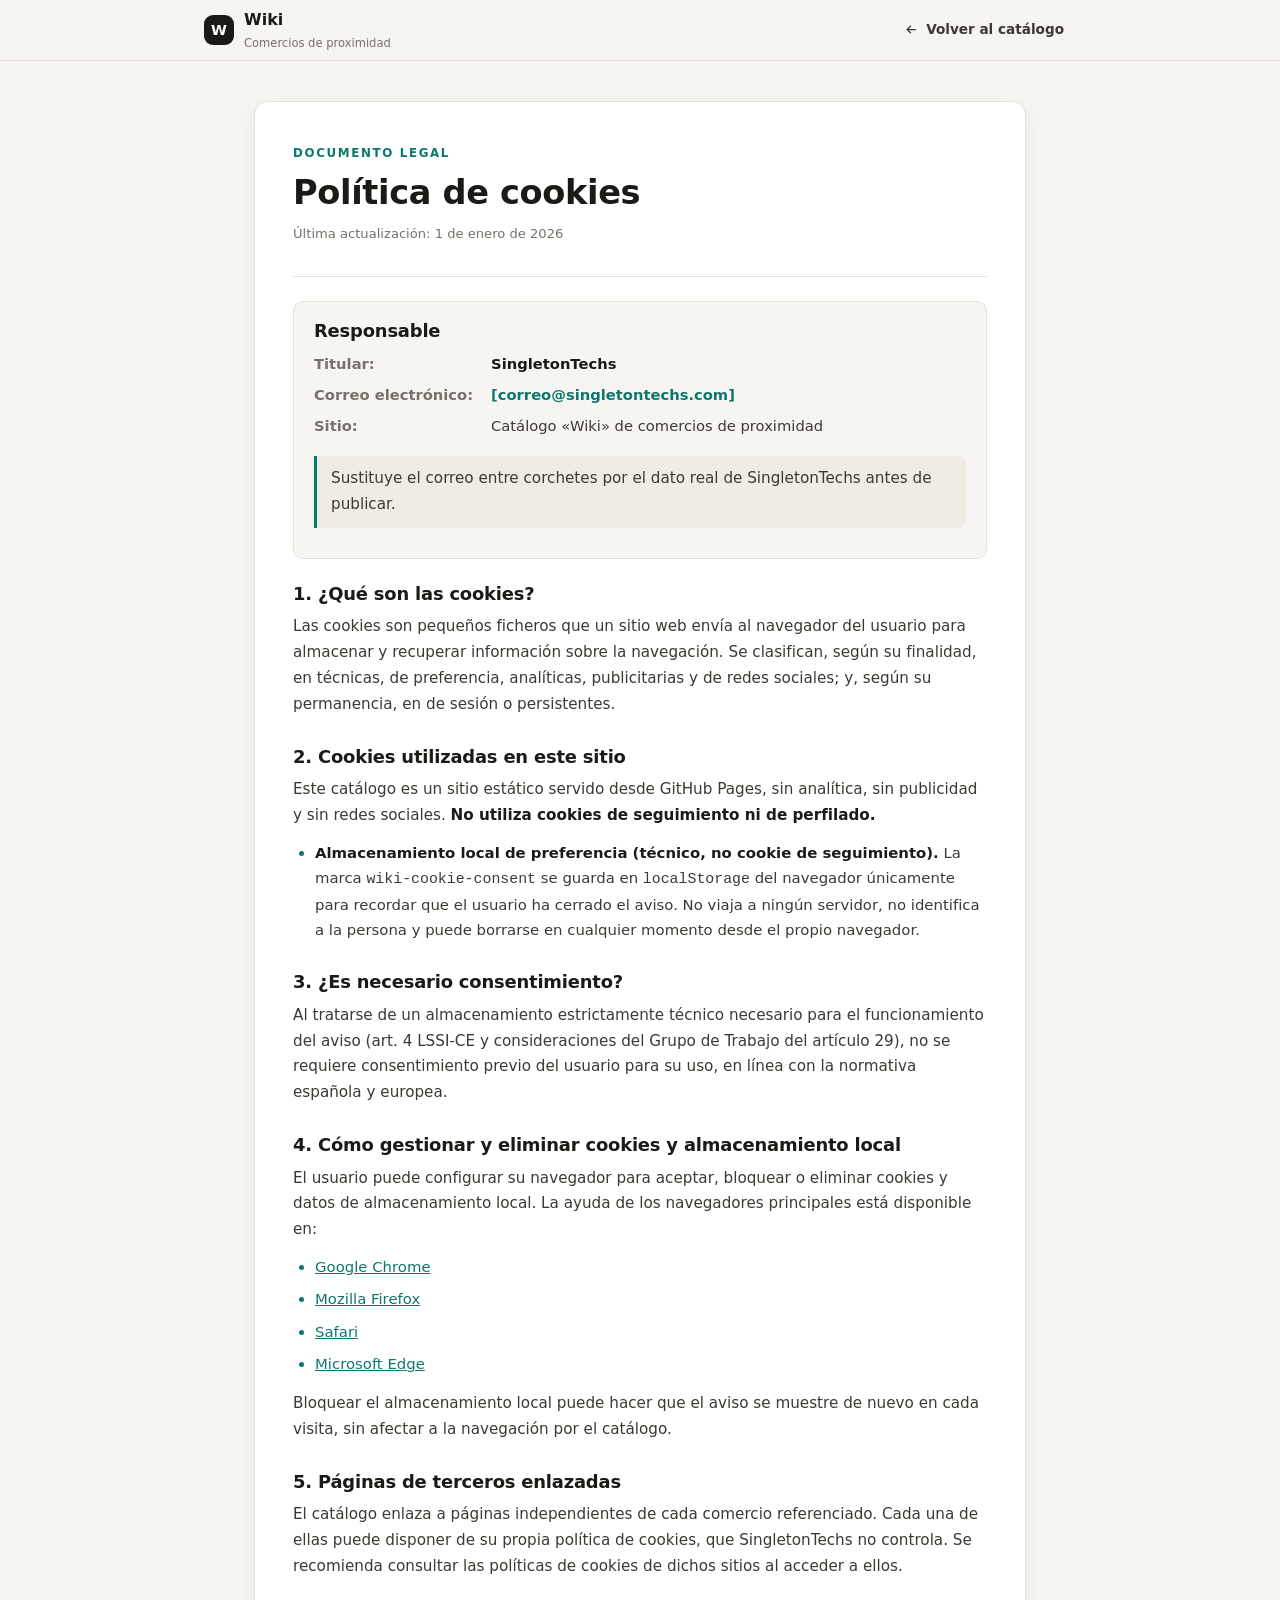
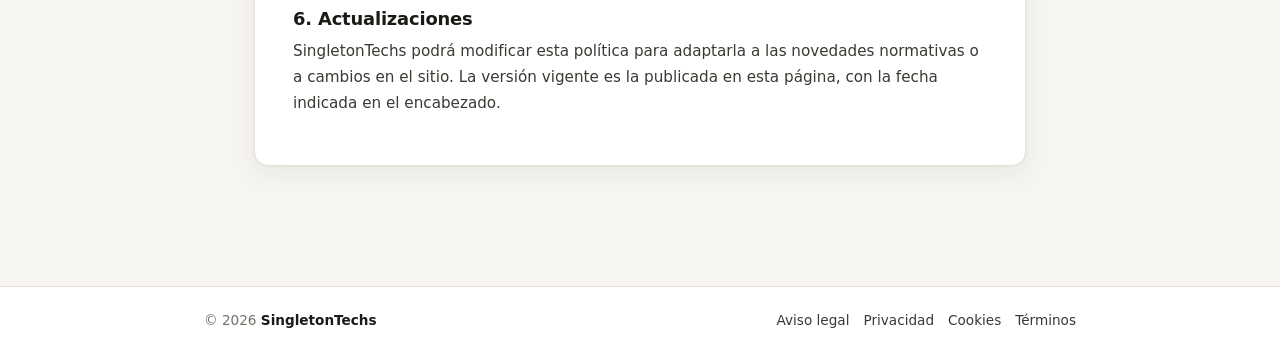
<file: legal/cookies.html>
<!doctype html>
<html lang="es">
<head>
<meta charset="utf-8">
<meta name="viewport" content="width=device-width,initial-scale=1">
<title>Política de cookies · Wiki · SingletonTechs</title>
<meta name="description" content="Política de cookies del catálogo Wiki de comercios de proximidad, operado por SingletonTechs.">
<meta name="robots" content="index, follow">
<meta name="author" content="SingletonTechs">
<link rel="canonical" href="./cookies.html">
<link rel="icon" href="data:image/svg+xml,%3Csvg xmlns='http://www.w3.org/2000/svg' viewBox='0 0 64 64'%3E%3Crect width='64' height='64' rx='14' fill='%231b1a17'/%3E%3Ctext x='32' y='44' font-family='Arial,sans-serif' font-size='38' font-weight='bold' text-anchor='middle' fill='%23ffffff'%3EW%3C/text%3E%3C/svg%3E">
<link rel="stylesheet" href="legal.css">
</head>
<body>
<nav class="top">
  <div class="bar">
    <a href="../index.html" class="brand" aria-label="Volver al inicio">
      <span class="mark">W</span>
      <span>Wiki<small>Comercios de proximidad</small></span>
    </a>
    <a href="../index.html" class="back">
      <svg viewBox="0 0 24 24" fill="none" stroke="currentColor" stroke-width="2"><path d="M19 12H5M11 18l-6-6 6-6"/></svg>
      Volver al catálogo
    </a>
  </div>
</nav>

<div class="wrap">
<article class="legal">
  <header>
    <span class="eyebrow">Documento legal</span>
    <h1>Política de cookies</h1>
    <p class="updated">Última actualización: 1 de enero de 2026</p>
  </header>

  <div class="responsable">
    <h2>Responsable</h2>
    <dl>
      <dt>Titular:</dt><dd><strong>SingletonTechs</strong></dd>
      <dt>Correo electrónico:</dt><dd><span class="ph">[correo@singletontechs.com]</span></dd>
      <dt>Sitio:</dt><dd>Catálogo «Wiki» de comercios de proximidad</dd>
    </dl>
    <p class="note">Sustituye el correo entre corchetes por el dato real de SingletonTechs antes de publicar.</p>
  </div>

  <h2>1. ¿Qué son las cookies?</h2>
  <p>Las cookies son pequeños ficheros que un sitio web envía al navegador del usuario para almacenar y recuperar información sobre la navegación. Se clasifican, según su finalidad, en técnicas, de preferencia, analíticas, publicitarias y de redes sociales; y, según su permanencia, en de sesión o persistentes.</p>

  <h2>2. Cookies utilizadas en este sitio</h2>
  <p>Este catálogo es un sitio estático servido desde GitHub Pages, sin analítica, sin publicidad y sin redes sociales. <strong>No utiliza cookies de seguimiento ni de perfilado.</strong></p>
  <ul>
    <li><strong>Almacenamiento local de preferencia (técnico, no cookie de seguimiento).</strong> La marca <code>wiki-cookie-consent</code> se guarda en <code>localStorage</code> del navegador únicamente para recordar que el usuario ha cerrado el aviso. No viaja a ningún servidor, no identifica a la persona y puede borrarse en cualquier momento desde el propio navegador.</li>
  </ul>

  <h2>3. ¿Es necesario consentimiento?</h2>
  <p>Al tratarse de un almacenamiento estrictamente técnico necesario para el funcionamiento del aviso (art. 4 LSSI-CE y consideraciones del Grupo de Trabajo del artículo 29), no se requiere consentimiento previo del usuario para su uso, en línea con la normativa española y europea.</p>

  <h2>4. Cómo gestionar y eliminar cookies y almacenamiento local</h2>
  <p>El usuario puede configurar su navegador para aceptar, bloquear o eliminar cookies y datos de almacenamiento local. La ayuda de los navegadores principales está disponible en:</p>
  <ul>
    <li><a href="https://support.google.com/chrome/answer/95647" target="_blank" rel="noopener">Google Chrome</a></li>
    <li><a href="https://support.mozilla.org/es/kb/Borrando%20cookies" target="_blank" rel="noopener">Mozilla Firefox</a></li>
    <li><a href="https://support.apple.com/es-es/guide/safari/sfri11471/mac" target="_blank" rel="noopener">Safari</a></li>
    <li><a href="https://support.microsoft.com/es-es/microsoft-edge/eliminar-las-cookies-en-microsoft-edge-63947cbc-6fcb-4fe5-9708-1bcb5daba4c0" target="_blank" rel="noopener">Microsoft Edge</a></li>
  </ul>
  <p>Bloquear el almacenamiento local puede hacer que el aviso se muestre de nuevo en cada visita, sin afectar a la navegación por el catálogo.</p>

  <h2>5. Páginas de terceros enlazadas</h2>
  <p>El catálogo enlaza a páginas independientes de cada comercio referenciado. Cada una de ellas puede disponer de su propia política de cookies, que SingletonTechs no controla. Se recomienda consultar las políticas de cookies de dichos sitios al acceder a ellos.</p>

  <h2>6. Actualizaciones</h2>
  <p>SingletonTechs podrá modificar esta política para adaptarla a las novedades normativas o a cambios en el sitio. La versión vigente es la publicada en esta página, con la fecha indicada en el encabezado.</p>
</article>
</div>

<footer class="site">
  <div class="bar">
    <span>© 2026 <strong>SingletonTechs</strong></span>
    <nav class="legal-links" aria-label="Avisos legales">
      <a href="aviso-legal.html">Aviso legal</a>
      <a href="privacidad.html">Privacidad</a>
      <a href="cookies.html">Cookies</a>
      <a href="terminos.html">Términos</a>
    </nav>
  </div>
</footer>
</body>
</html>
</file>
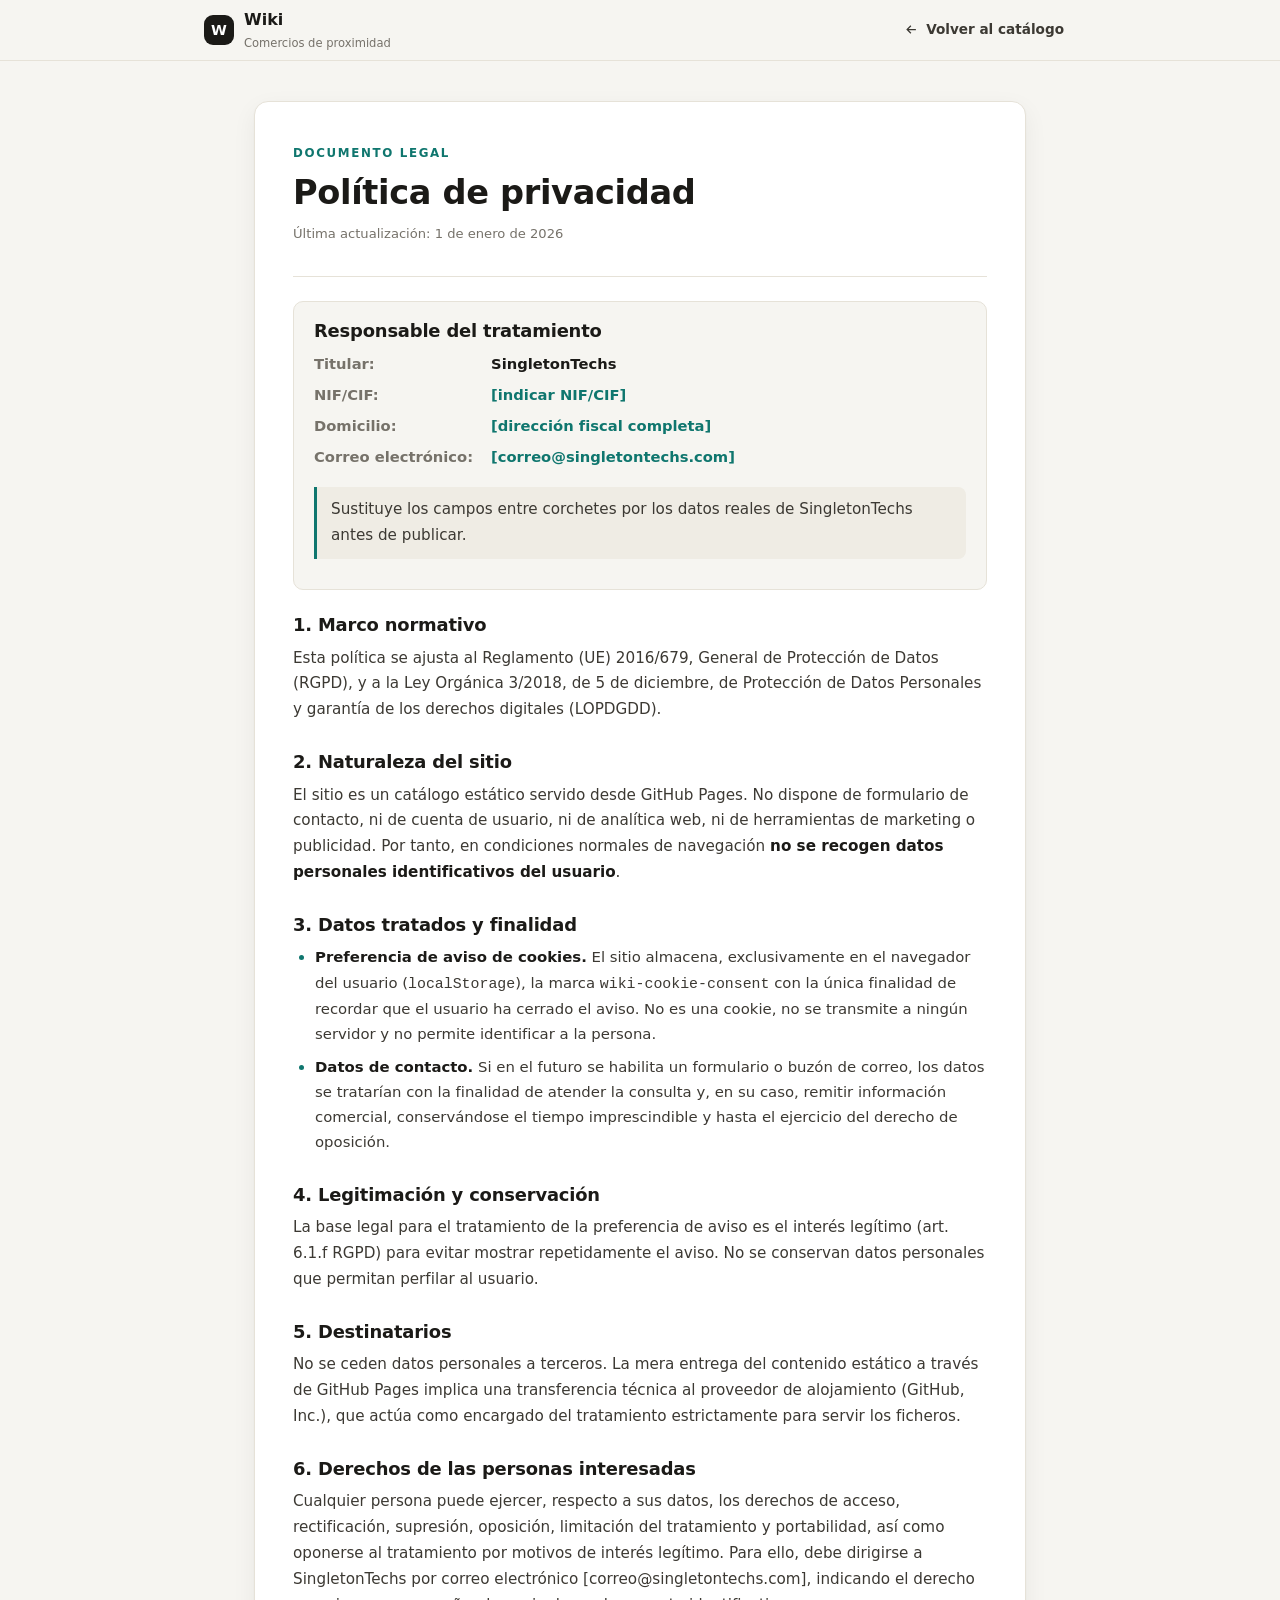
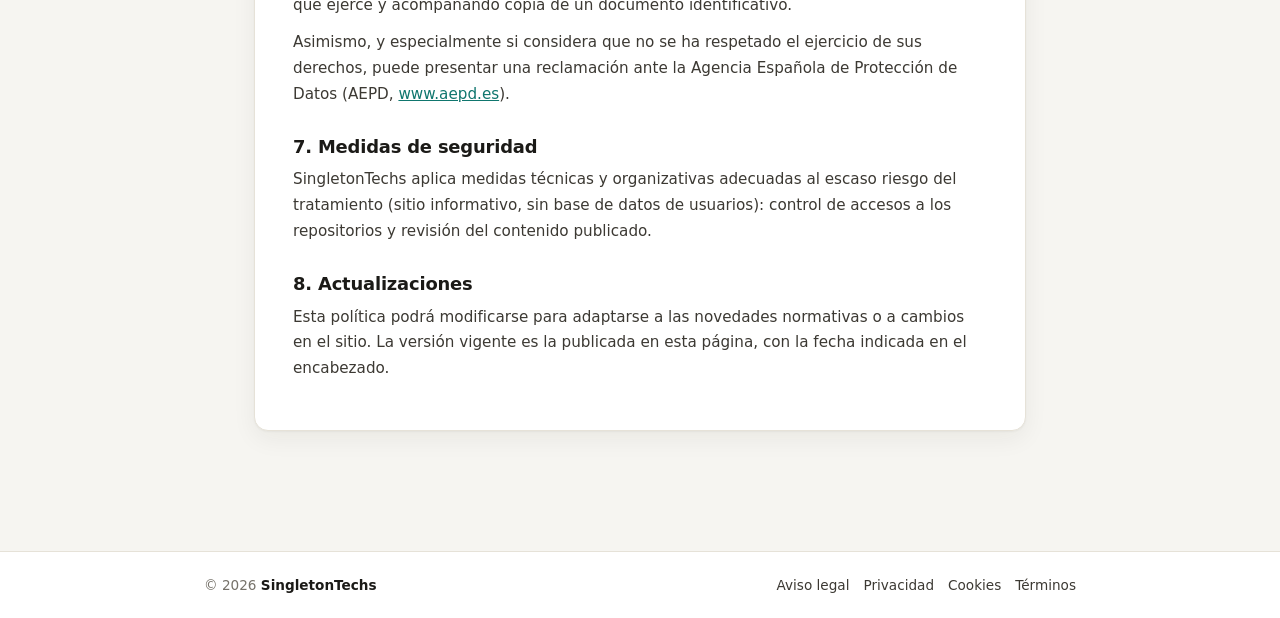
<file: legal/privacidad.html>
<!doctype html>
<html lang="es">
<head>
<meta charset="utf-8">
<meta name="viewport" content="width=device-width,initial-scale=1">
<title>Política de privacidad · Wiki · SingletonTechs</title>
<meta name="description" content="Política de privacidad del catálogo Wiki de comercios de proximidad, operado por SingletonTechs.">
<meta name="robots" content="index, follow">
<meta name="author" content="SingletonTechs">
<link rel="canonical" href="./privacidad.html">
<link rel="icon" href="data:image/svg+xml,%3Csvg xmlns='http://www.w3.org/2000/svg' viewBox='0 0 64 64'%3E%3Crect width='64' height='64' rx='14' fill='%231b1a17'/%3E%3Ctext x='32' y='44' font-family='Arial,sans-serif' font-size='38' font-weight='bold' text-anchor='middle' fill='%23ffffff'%3EW%3C/text%3E%3C/svg%3E">
<link rel="stylesheet" href="legal.css">
</head>
<body>
<nav class="top">
  <div class="bar">
    <a href="../index.html" class="brand" aria-label="Volver al inicio">
      <span class="mark">W</span>
      <span>Wiki<small>Comercios de proximidad</small></span>
    </a>
    <a href="../index.html" class="back">
      <svg viewBox="0 0 24 24" fill="none" stroke="currentColor" stroke-width="2"><path d="M19 12H5M11 18l-6-6 6-6"/></svg>
      Volver al catálogo
    </a>
  </div>
</nav>

<div class="wrap">
<article class="legal">
  <header>
    <span class="eyebrow">Documento legal</span>
    <h1>Política de privacidad</h1>
    <p class="updated">Última actualización: 1 de enero de 2026</p>
  </header>

  <div class="responsable">
    <h2>Responsable del tratamiento</h2>
    <dl>
      <dt>Titular:</dt><dd><strong>SingletonTechs</strong></dd>
      <dt>NIF/CIF:</dt><dd><span class="ph">[indicar NIF/CIF]</span></dd>
      <dt>Domicilio:</dt><dd><span class="ph">[dirección fiscal completa]</span></dd>
      <dt>Correo electrónico:</dt><dd><span class="ph">[correo@singletontechs.com]</span></dd>
    </dl>
    <p class="note">Sustituye los campos entre corchetes por los datos reales de SingletonTechs antes de publicar.</p>
  </div>

  <h2>1. Marco normativo</h2>
  <p>Esta política se ajusta al Reglamento (UE) 2016/679, General de Protección de Datos (RGPD), y a la Ley Orgánica 3/2018, de 5 de diciembre, de Protección de Datos Personales y garantía de los derechos digitales (LOPDGDD).</p>

  <h2>2. Naturaleza del sitio</h2>
  <p>El sitio es un catálogo estático servido desde GitHub Pages. No dispone de formulario de contacto, ni de cuenta de usuario, ni de analítica web, ni de herramientas de marketing o publicidad. Por tanto, en condiciones normales de navegación <strong>no se recogen datos personales identificativos del usuario</strong>.</p>

  <h2>3. Datos tratados y finalidad</h2>
  <ul>
    <li><strong>Preferencia de aviso de cookies.</strong> El sitio almacena, exclusivamente en el navegador del usuario (<code>localStorage</code>), la marca <code>wiki-cookie-consent</code> con la única finalidad de recordar que el usuario ha cerrado el aviso. No es una cookie, no se transmite a ningún servidor y no permite identificar a la persona.</li>
    <li><strong>Datos de contacto.</strong> Si en el futuro se habilita un formulario o buzón de correo, los datos se tratarían con la finalidad de atender la consulta y, en su caso, remitir información comercial, conservándose el tiempo imprescindible y hasta el ejercicio del derecho de oposición.</li>
  </ul>

  <h2>4. Legitimación y conservación</h2>
  <p>La base legal para el tratamiento de la preferencia de aviso es el interés legítimo (art. 6.1.f RGPD) para evitar mostrar repetidamente el aviso. No se conservan datos personales que permitan perfilar al usuario.</p>

  <h2>5. Destinatarios</h2>
  <p>No se ceden datos personales a terceros. La mera entrega del contenido estático a través de GitHub Pages implica una transferencia técnica al proveedor de alojamiento (GitHub, Inc.), que actúa como encargado del tratamiento estrictamente para servir los ficheros.</p>

  <h2>6. Derechos de las personas interesadas</h2>
  <p>Cualquier persona puede ejercer, respecto a sus datos, los derechos de acceso, rectificación, supresión, oposición, limitación del tratamiento y portabilidad, así como oponerse al tratamiento por motivos de interés legítimo. Para ello, debe dirigirse a SingletonTechs por correo electrónico <span class="ph">[correo@singletontechs.com]</span>, indicando el derecho que ejerce y acompañando copia de un documento identificativo.</p>
  <p>Asimismo, y especialmente si considera que no se ha respetado el ejercicio de sus derechos, puede presentar una reclamación ante la Agencia Española de Protección de Datos (AEPD, <a href="https://www.aepd.es" target="_blank" rel="noopener">www.aepd.es</a>).</p>

  <h2>7. Medidas de seguridad</h2>
  <p>SingletonTechs aplica medidas técnicas y organizativas adecuadas al escaso riesgo del tratamiento (sitio informativo, sin base de datos de usuarios): control de accesos a los repositorios y revisión del contenido publicado.</p>

  <h2>8. Actualizaciones</h2>
  <p>Esta política podrá modificarse para adaptarse a las novedades normativas o a cambios en el sitio. La versión vigente es la publicada en esta página, con la fecha indicada en el encabezado.</p>
</article>
</div>

<footer class="site">
  <div class="bar">
    <span>© 2026 <strong>SingletonTechs</strong></span>
    <nav class="legal-links" aria-label="Avisos legales">
      <a href="aviso-legal.html">Aviso legal</a>
      <a href="privacidad.html">Privacidad</a>
      <a href="cookies.html">Cookies</a>
      <a href="terminos.html">Términos</a>
    </nav>
  </div>
</footer>
</body>
</html>
</file>
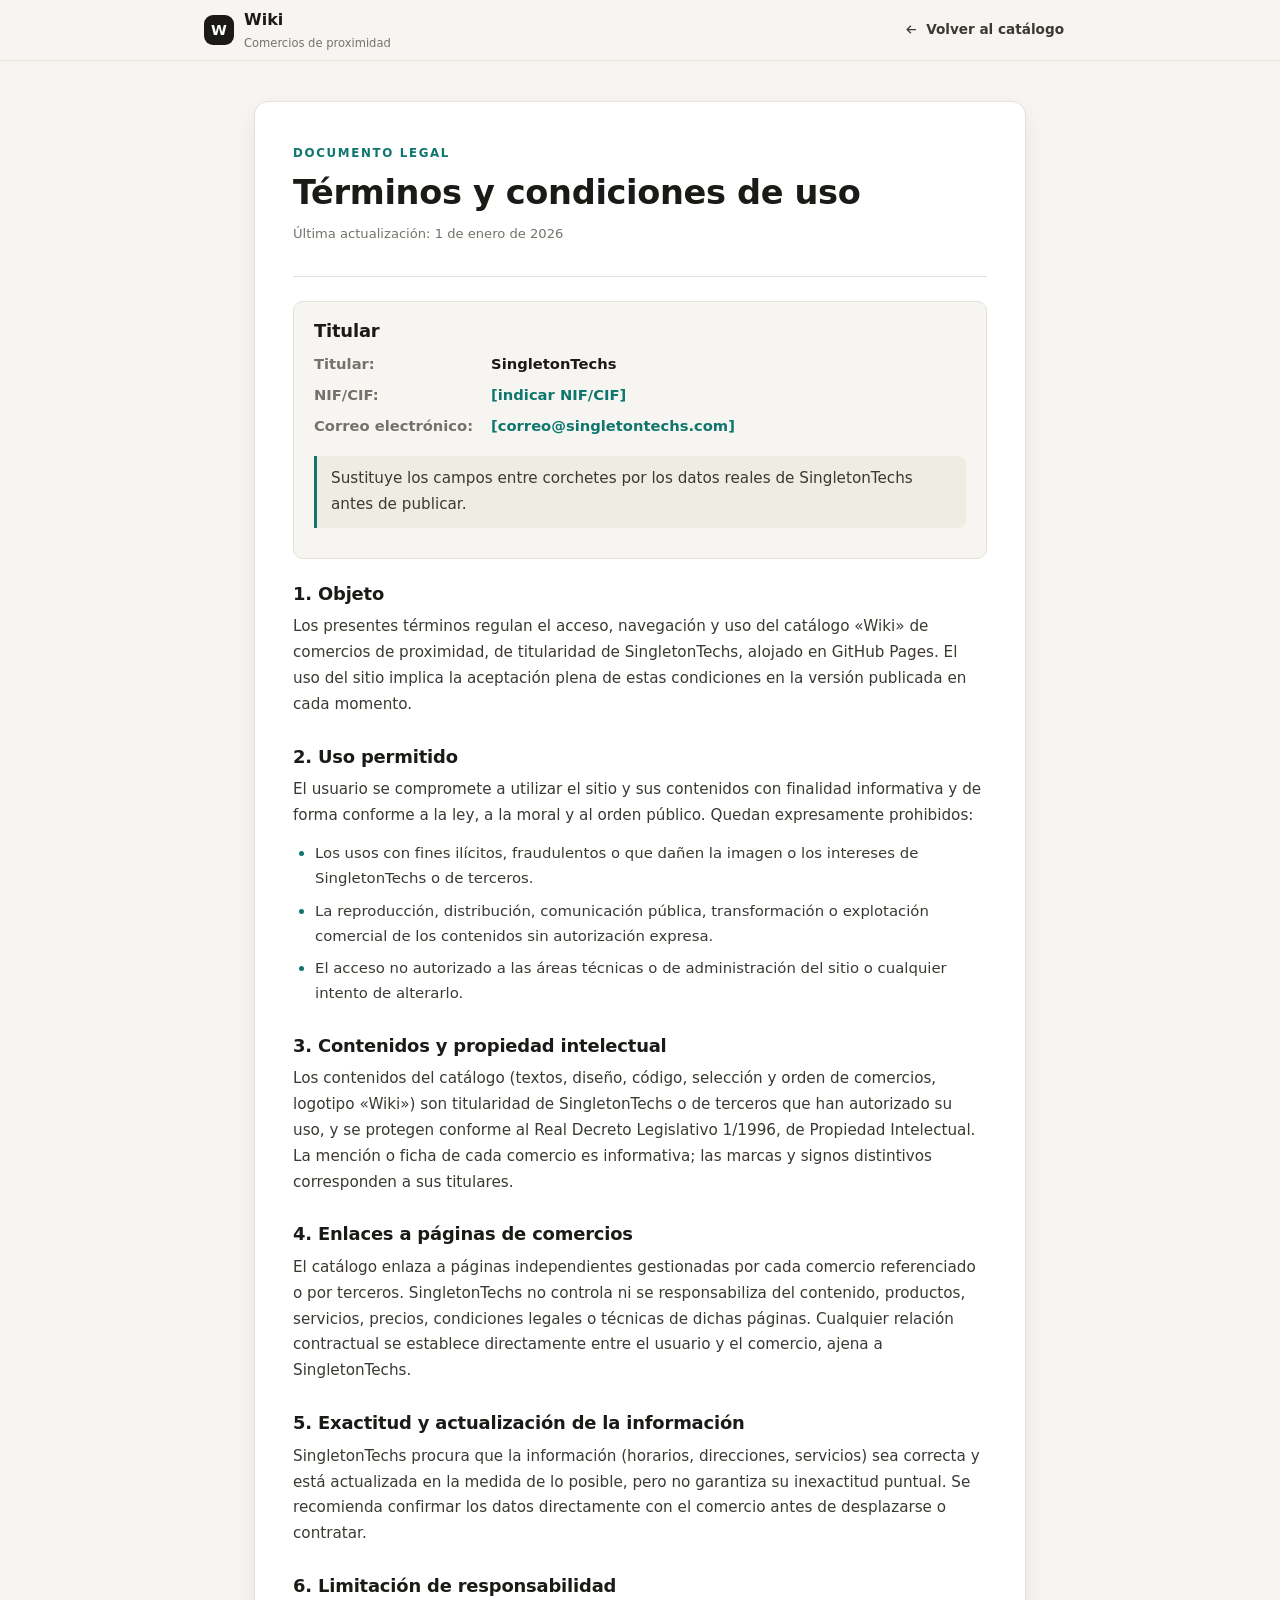
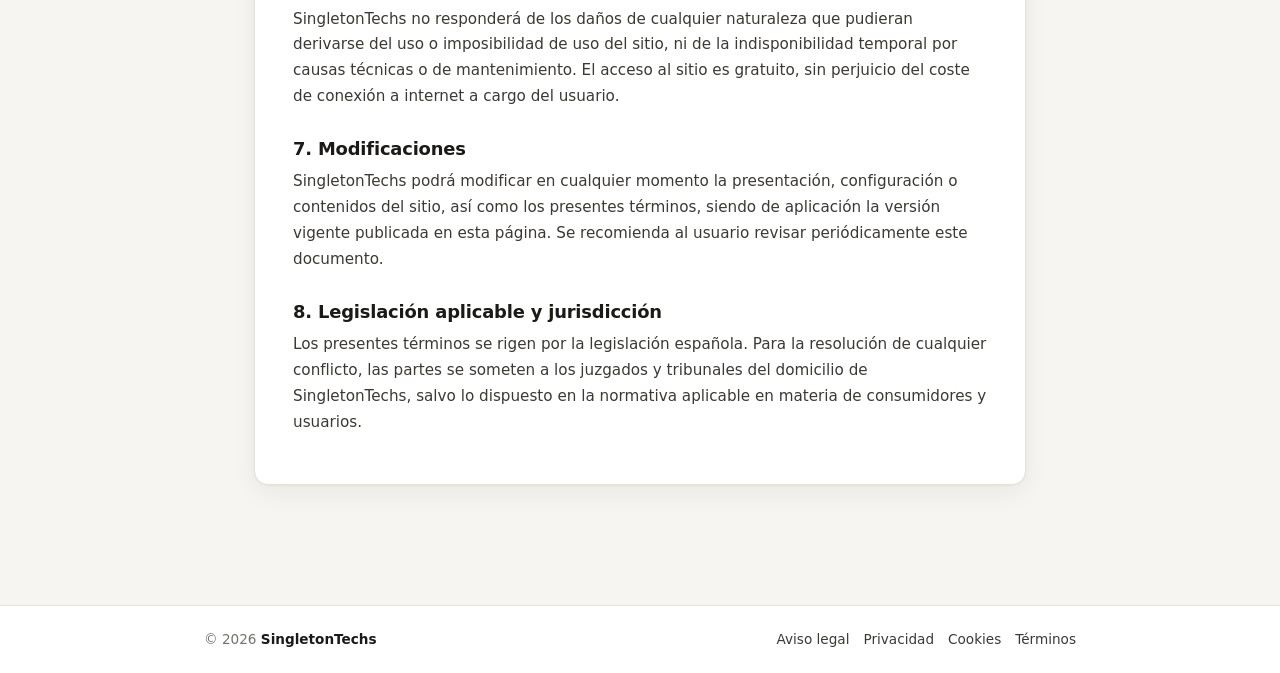
<file: legal/terminos.html>
<!doctype html>
<html lang="es">
<head>
<meta charset="utf-8">
<meta name="viewport" content="width=device-width,initial-scale=1">
<title>Términos y condiciones de uso · Wiki · SingletonTechs</title>
<meta name="description" content="Términos y condiciones de uso del catálogo Wiki de comercios de proximidad, operado por SingletonTechs.">
<meta name="robots" content="index, follow">
<meta name="author" content="SingletonTechs">
<link rel="canonical" href="./terminos.html">
<link rel="icon" href="data:image/svg+xml,%3Csvg xmlns='http://www.w3.org/2000/svg' viewBox='0 0 64 64'%3E%3Crect width='64' height='64' rx='14' fill='%231b1a17'/%3E%3Ctext x='32' y='44' font-family='Arial,sans-serif' font-size='38' font-weight='bold' text-anchor='middle' fill='%23ffffff'%3EW%3C/text%3E%3C/svg%3E">
<link rel="stylesheet" href="legal.css">
</head>
<body>
<nav class="top">
  <div class="bar">
    <a href="../index.html" class="brand" aria-label="Volver al inicio">
      <span class="mark">W</span>
      <span>Wiki<small>Comercios de proximidad</small></span>
    </a>
    <a href="../index.html" class="back">
      <svg viewBox="0 0 24 24" fill="none" stroke="currentColor" stroke-width="2"><path d="M19 12H5M11 18l-6-6 6-6"/></svg>
      Volver al catálogo
    </a>
  </div>
</nav>

<div class="wrap">
<article class="legal">
  <header>
    <span class="eyebrow">Documento legal</span>
    <h1>Términos y condiciones de uso</h1>
    <p class="updated">Última actualización: 1 de enero de 2026</p>
  </header>

  <div class="responsable">
    <h2>Titular</h2>
    <dl>
      <dt>Titular:</dt><dd><strong>SingletonTechs</strong></dd>
      <dt>NIF/CIF:</dt><dd><span class="ph">[indicar NIF/CIF]</span></dd>
      <dt>Correo electrónico:</dt><dd><span class="ph">[correo@singletontechs.com]</span></dd>
    </dl>
    <p class="note">Sustituye los campos entre corchetes por los datos reales de SingletonTechs antes de publicar.</p>
  </div>

  <h2>1. Objeto</h2>
  <p>Los presentes términos regulan el acceso, navegación y uso del catálogo «Wiki» de comercios de proximidad, de titularidad de SingletonTechs, alojado en GitHub Pages. El uso del sitio implica la aceptación plena de estas condiciones en la versión publicada en cada momento.</p>

  <h2>2. Uso permitido</h2>
  <p>El usuario se compromete a utilizar el sitio y sus contenidos con finalidad informativa y de forma conforme a la ley, a la moral y al orden público. Quedan expresamente prohibidos:</p>
  <ul>
    <li>Los usos con fines ilícitos, fraudulentos o que dañen la imagen o los intereses de SingletonTechs o de terceros.</li>
    <li>La reproducción, distribución, comunicación pública, transformación o explotación comercial de los contenidos sin autorización expresa.</li>
    <li>El acceso no autorizado a las áreas técnicas o de administración del sitio o cualquier intento de alterarlo.</li>
  </ul>

  <h2>3. Contenidos y propiedad intelectual</h2>
  <p>Los contenidos del catálogo (textos, diseño, código, selección y orden de comercios, logotipo «Wiki») son titularidad de SingletonTechs o de terceros que han autorizado su uso, y se protegen conforme al Real Decreto Legislativo 1/1996, de Propiedad Intelectual. La mención o ficha de cada comercio es informativa; las marcas y signos distintivos corresponden a sus titulares.</p>

  <h2>4. Enlaces a páginas de comercios</h2>
  <p>El catálogo enlaza a páginas independientes gestionadas por cada comercio referenciado o por terceros. SingletonTechs no controla ni se responsabiliza del contenido, productos, servicios, precios, condiciones legales o técnicas de dichas páginas. Cualquier relación contractual se establece directamente entre el usuario y el comercio, ajena a SingletonTechs.</p>

  <h2>5. Exactitud y actualización de la información</h2>
  <p>SingletonTechs procura que la información (horarios, direcciones, servicios) sea correcta y está actualizada en la medida de lo posible, pero no garantiza su inexactitud puntual. Se recomienda confirmar los datos directamente con el comercio antes de desplazarse o contratar.</p>

  <h2>6. Limitación de responsabilidad</h2>
  <p>SingletonTechs no responderá de los daños de cualquier naturaleza que pudieran derivarse del uso o imposibilidad de uso del sitio, ni de la indisponibilidad temporal por causas técnicas o de mantenimiento. El acceso al sitio es gratuito, sin perjuicio del coste de conexión a internet a cargo del usuario.</p>

  <h2>7. Modificaciones</h2>
  <p>SingletonTechs podrá modificar en cualquier momento la presentación, configuración o contenidos del sitio, así como los presentes términos, siendo de aplicación la versión vigente publicada en esta página. Se recomienda al usuario revisar periódicamente este documento.</p>

  <h2>8. Legislación aplicable y jurisdicción</h2>
  <p>Los presentes términos se rigen por la legislación española. Para la resolución de cualquier conflicto, las partes se someten a los juzgados y tribunales del domicilio de SingletonTechs, salvo lo dispuesto en la normativa aplicable en materia de consumidores y usuarios.</p>
</article>
</div>

<footer class="site">
  <div class="bar">
    <span>© 2026 <strong>SingletonTechs</strong></span>
    <nav class="legal-links" aria-label="Avisos legales">
      <a href="aviso-legal.html">Aviso legal</a>
      <a href="privacidad.html">Privacidad</a>
      <a href="cookies.html">Cookies</a>
      <a href="terminos.html">Términos</a>
    </nav>
  </div>
</footer>
</body>
</html>
</file>
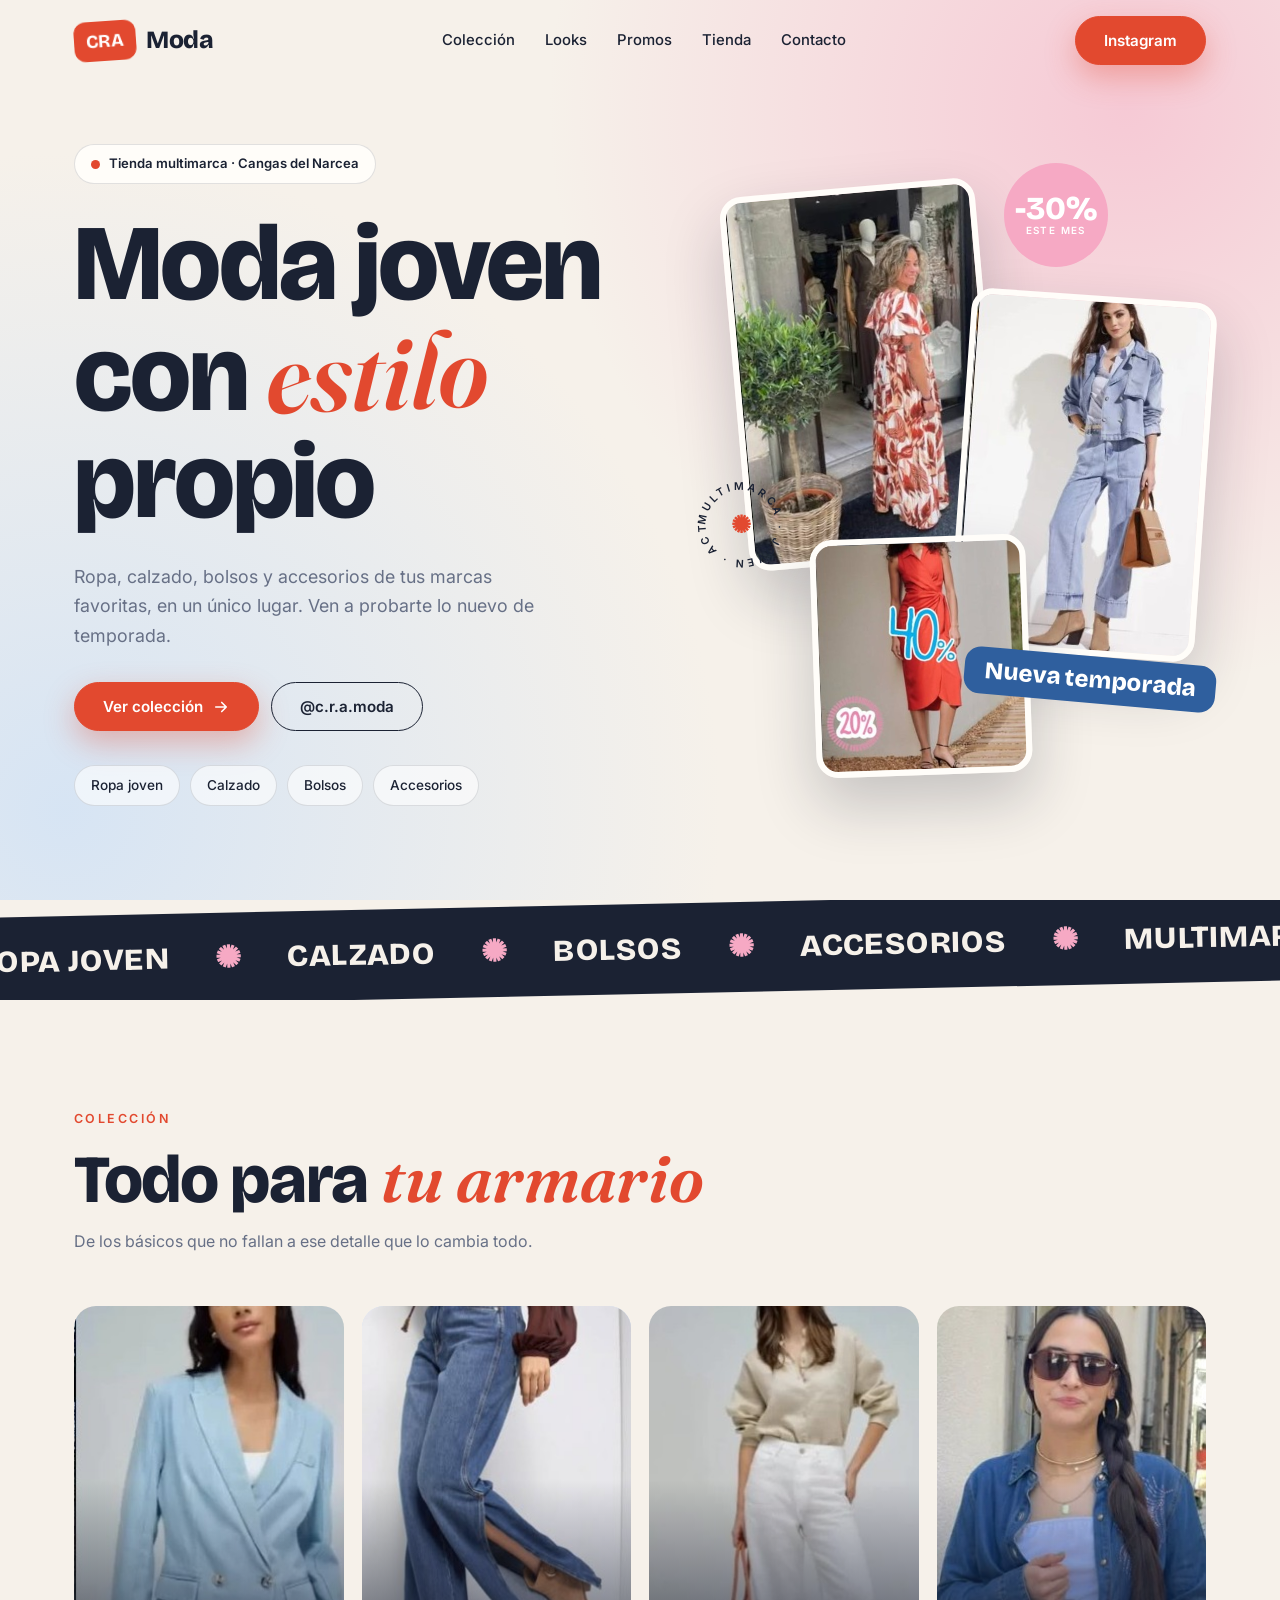
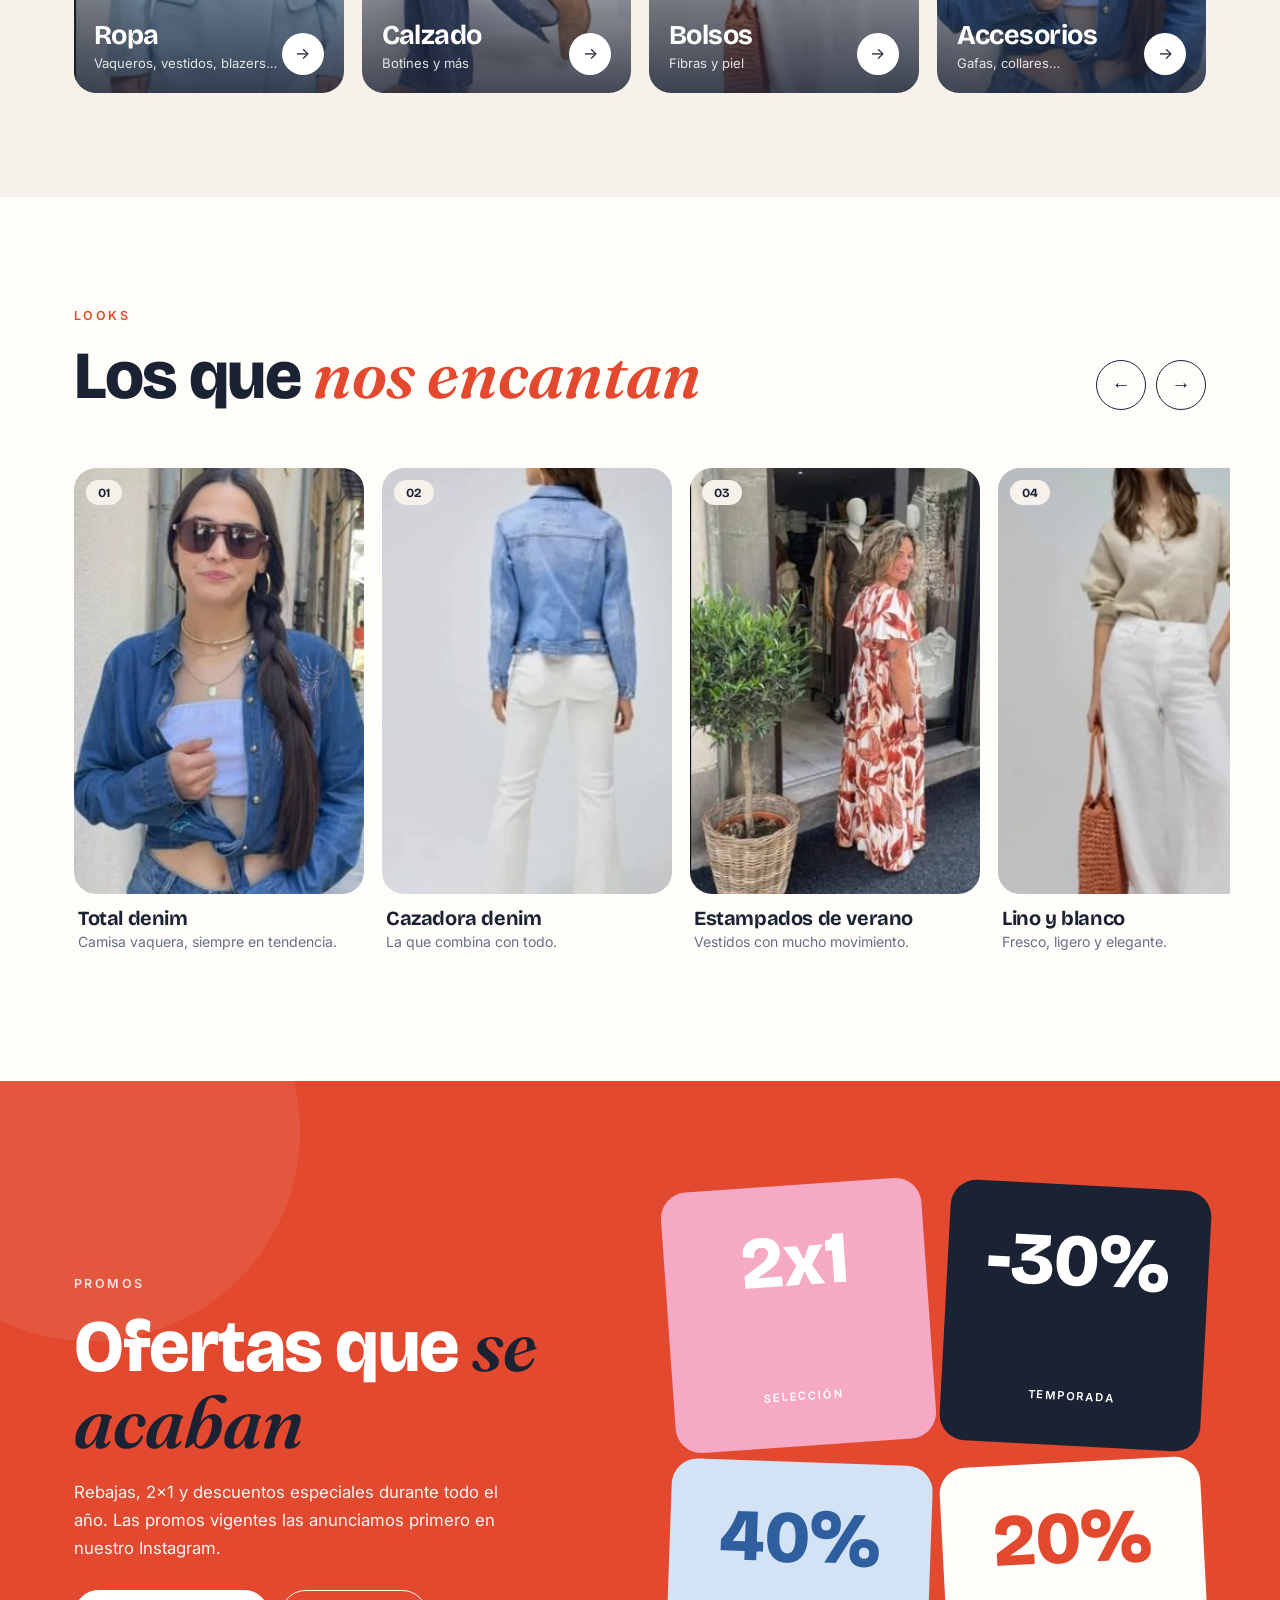
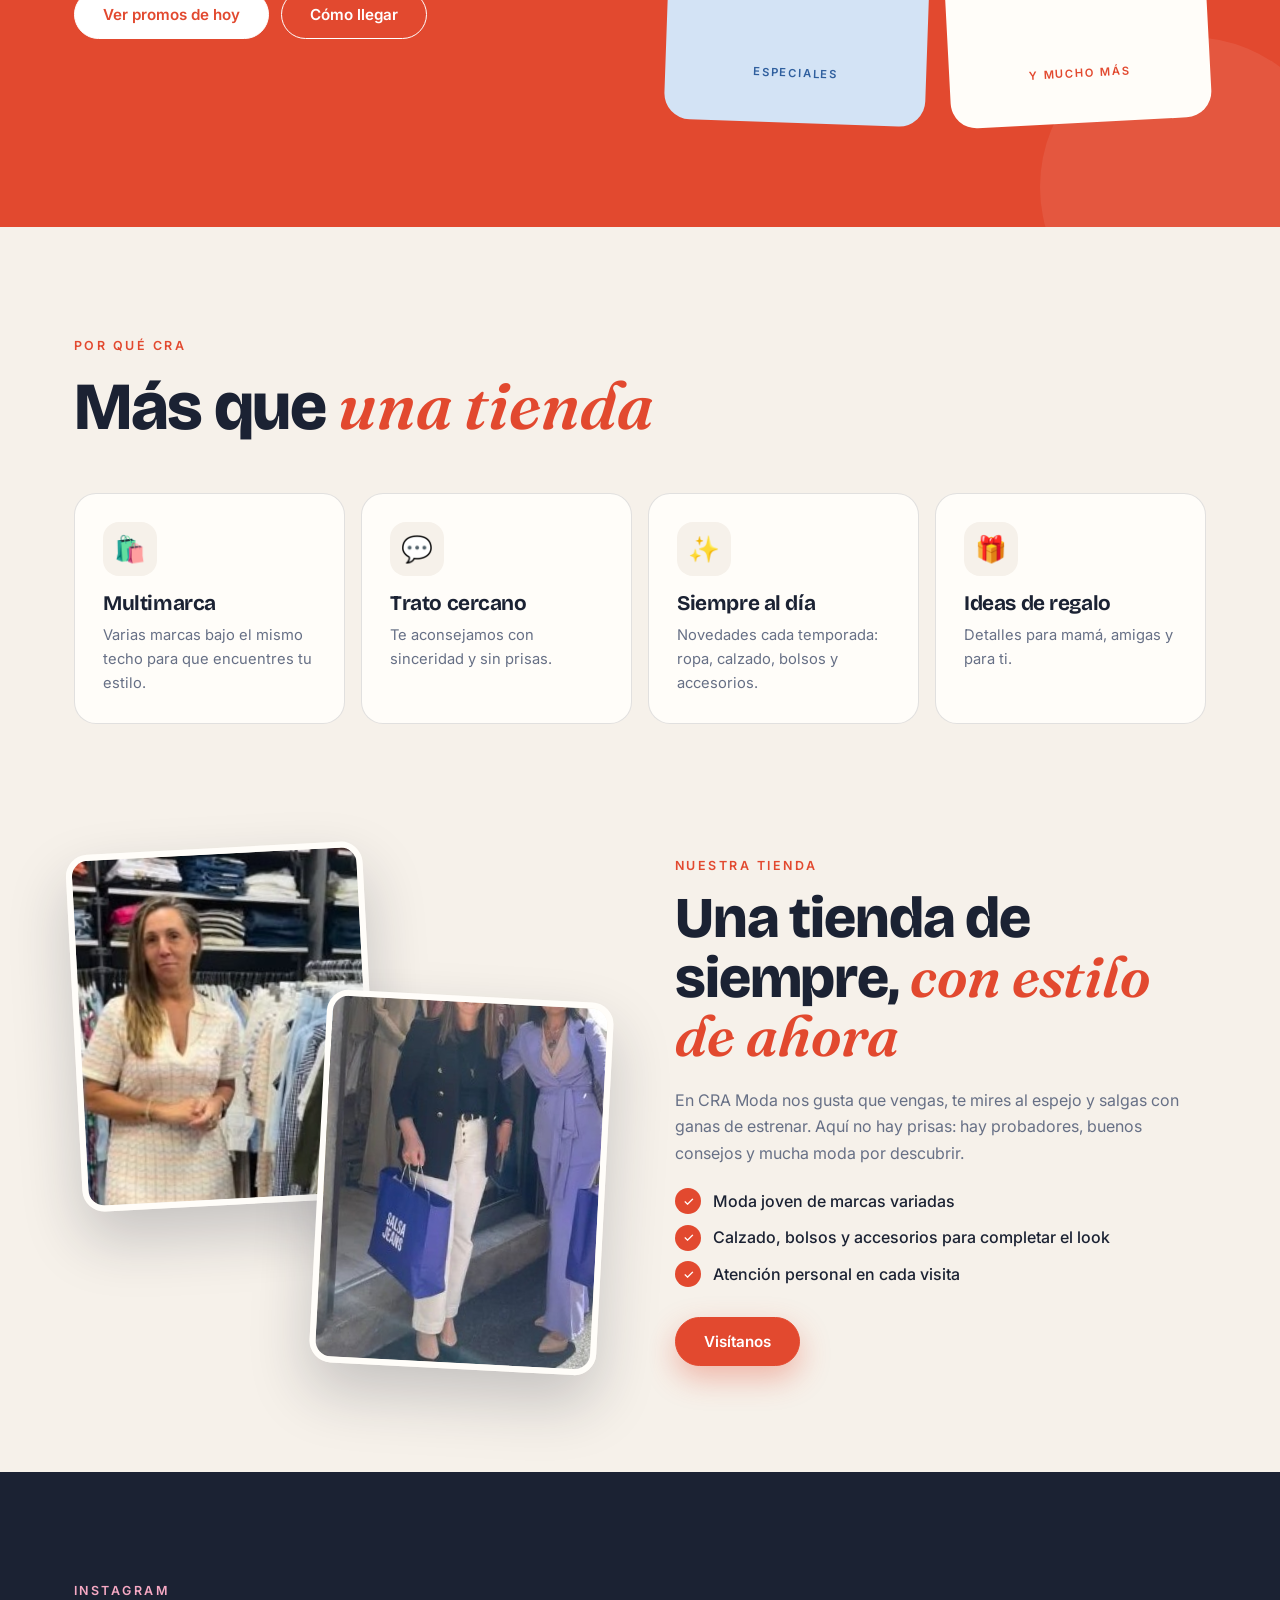
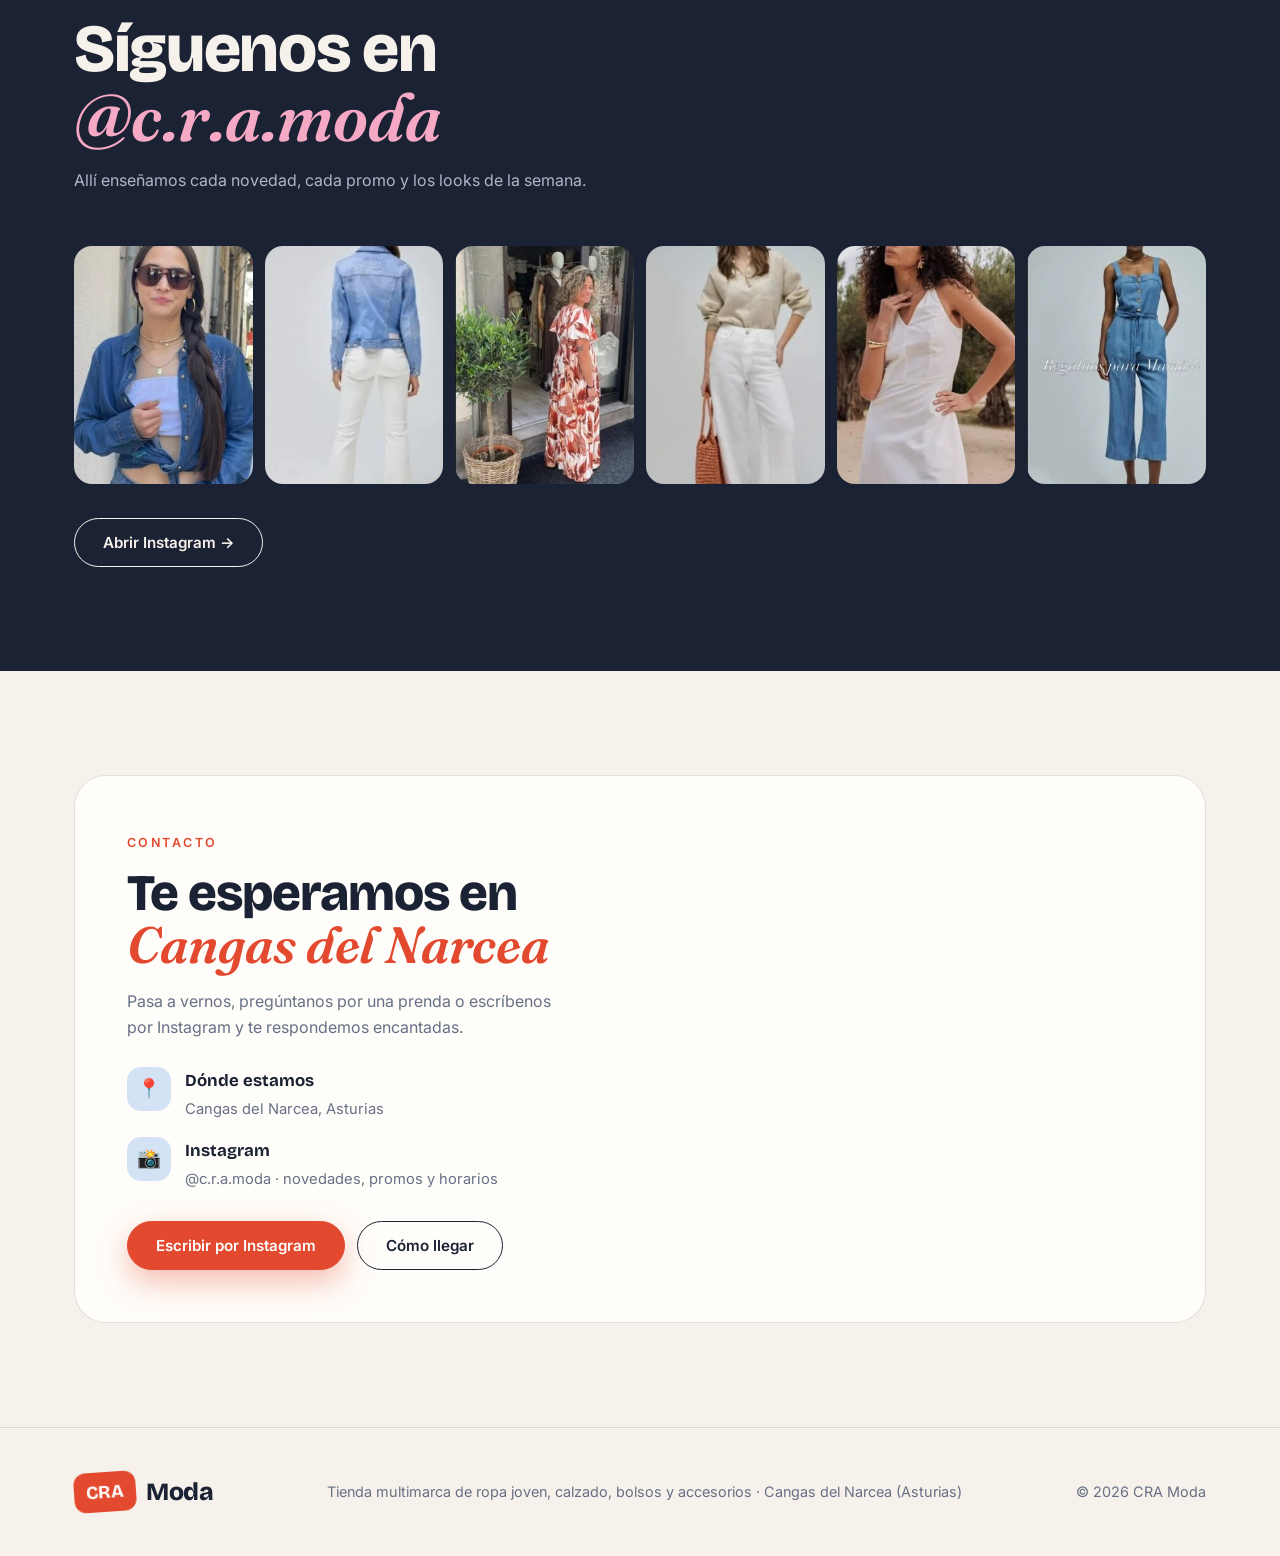
<file: proyectos/cra-moda.html>
<!doctype html>
<html lang="es">
<head>
<meta charset="utf-8">
<meta name="viewport" content="width=device-width,initial-scale=1,viewport-fit=cover">
<title>CRA Moda · Moda joven en Cangas del Narcea</title>
<meta name="description" content="CRA Moda: tienda multimarca de ropa joven, calzado, bolsos y accesorios en Cangas del Narcea (Asturias).">
<link rel="preconnect" href="https://fonts.googleapis.com">
<link href="https://fonts.googleapis.com/css2?family=Bricolage+Grotesque:opsz,wght@12..96,500;12..96,700;12..96,800&family=Fraunces:ital,wght@1,600&family=Inter:wght@400;500;600&display=swap" rel="stylesheet">
<style>
:root{
  --cream:#f6f1ea; --paper:#fffdf9; --ink:#1b2233; --mut:#677086;
  --denim:#2f5f9e; --sky:#d3e3f5; --coral:#e2492f; --pink:#f6a9c4;
  --line:rgba(27,34,51,.13); --r:22px;
  --hf:'Bricolage Grotesque',sans-serif; --ac:'Fraunces',serif;
}
*{box-sizing:border-box;margin:0;padding:0}
html{scroll-behavior:smooth;-webkit-text-size-adjust:100%;overflow-x:hidden}
body{font-family:Inter,sans-serif;background:var(--cream);color:var(--ink);line-height:1.65;overflow-x:hidden}
h1,h2,h3,.logo{font-family:var(--hf);line-height:1;letter-spacing:-.02em}
h1,h2{font-weight:800}
em{font-family:var(--ac);font-style:italic;font-weight:600;letter-spacing:0}
a{color:inherit;text-decoration:none}
img{display:block;max-width:100%}
.wrap{max-width:1180px;margin:0 auto;padding:0 max(24px,env(safe-area-inset-right)) 0 max(24px,env(safe-area-inset-left))}
@media(min-width:1500px){.wrap{max-width:1360px}html{font-size:17px}}
@media(min-width:2000px){.wrap{max-width:1560px}html{font-size:19px}}
section{padding:104px 0;position:relative}
.eyebrow{display:inline-block;font-weight:600;font-size:.78rem;letter-spacing:.2em;text-transform:uppercase;color:var(--coral);margin-bottom:14px}

/* ---------- botones ---------- */
.btn{display:inline-flex;align-items:center;justify-content:center;gap:9px;padding:14px 28px;border-radius:99px;font:600 .95rem Inter;border:1.5px solid var(--ink);background:transparent;color:var(--ink);cursor:pointer;transition:.3s cubic-bezier(.2,.8,.2,1)}
.btn:hover{background:var(--ink);color:var(--cream);transform:translateY(-3px)}
.btn.pri{background:var(--coral);border-color:var(--coral);color:#fff;box-shadow:0 12px 30px rgba(226,73,47,.35)}
.btn.pri:hover{background:var(--ink);border-color:var(--ink);box-shadow:0 16px 36px rgba(27,34,51,.3)}
.btn svg{width:18px;height:18px}

/* ---------- nav ---------- */
nav{position:fixed;top:0;left:0;right:0;z-index:60;padding:16px 0;transition:.35s}
nav.sc{background:rgba(246,241,234,.9);backdrop-filter:blur(14px);padding:10px 0;box-shadow:0 1px 0 var(--line)}
nav .wrap{display:flex;align-items:center;justify-content:space-between;gap:18px}
.logo{display:flex;align-items:center;gap:10px;font-size:1.55rem;font-weight:800}
.logo b{display:grid;place-items:center;height:40px;padding:0 12px;border-radius:12px;background:var(--coral);color:#fff;font-size:1.15rem;letter-spacing:.02em;transform:rotate(-4deg);transition:.3s}
.logo:hover b{transform:rotate(4deg) scale(1.06)}
nav ul{display:flex;gap:30px;list-style:none;font-weight:500;font-size:.93rem}
nav ul a{position:relative;padding:4px 0}
nav ul a::after{content:"";position:absolute;left:0;bottom:-2px;height:2px;width:0;background:var(--coral);transition:.3s}
nav ul a:hover::after{width:100%}
.navr{display:flex;align-items:center;gap:10px}
.navtg{display:none;width:44px;height:44px;border-radius:50%;border:1.5px solid var(--ink);background:transparent;cursor:pointer;position:relative}
.navtg i,.navtg i::before,.navtg i::after{position:absolute;left:12px;width:18px;height:2px;border-radius:2px;background:var(--ink);transition:.3s;content:""}
.navtg i{top:20px}.navtg i::before{top:-6px;left:0}.navtg i::after{top:6px;left:0}
.navtg.on i{background:transparent}.navtg.on i::before{top:0;transform:rotate(45deg)}.navtg.on i::after{top:0;transform:rotate(-45deg)}

/* ---------- hero ---------- */
.hero{min-height:100vh;min-height:100svh;display:flex;align-items:center;padding:130px 0 80px;overflow:hidden;background:
  radial-gradient(circle at 88% 12%,rgba(246,169,196,.55),transparent 42%),
  radial-gradient(circle at 5% 90%,rgba(211,227,245,.9),transparent 45%),var(--cream)}
.hero .wrap{display:grid;grid-template-columns:1.1fr .9fr;gap:40px;align-items:center}
.tag{display:inline-flex;align-items:center;gap:9px;padding:8px 16px;border-radius:99px;background:var(--paper);border:1px solid var(--line);font-size:.82rem;font-weight:600;margin-bottom:26px}
.tag::before{content:"";width:9px;height:9px;border-radius:50%;background:var(--coral);animation:pulse 1.7s infinite}
@keyframes pulse{0%{box-shadow:0 0 0 0 rgba(226,73,47,.6)}100%{box-shadow:0 0 0 12px transparent}}
.hero h1{font-size:clamp(3.2rem,8.4vw,7rem)}
.hero h1 em{color:var(--coral);display:inline-block;transform:rotate(-2deg)}
.hero h1 .u{position:relative;display:inline-block}
.hero h1 .u::after{content:"";position:absolute;left:0;right:0;bottom:.04em;height:.16em;background:var(--sky);z-index:-1;transform-origin:left;animation:ul 1.2s .5s cubic-bezier(.2,.8,.2,1) both}
@keyframes ul{from{transform:scaleX(0)}}
.hero p.sub{max-width:480px;margin:26px 0 32px;font-size:1.12rem;color:var(--mut)}
.cta{display:flex;gap:12px;flex-wrap:wrap}
.pills{display:flex;gap:10px;flex-wrap:wrap;margin-top:34px}
.pills span{padding:8px 16px;border-radius:99px;border:1px solid var(--line);background:rgba(255,255,255,.6);font-size:.85rem;font-weight:500;transition:.3s}
.pills span:hover{background:var(--denim);color:#fff;border-color:var(--denim);transform:translateY(-3px) rotate(-2deg)}

/* collage */
.collage{position:relative;height:min(600px,78vw);max-width:520px;margin-left:auto;width:100%}
.ph{position:absolute;border-radius:var(--r);overflow:hidden;border:6px solid var(--paper);box-shadow:0 28px 60px rgba(27,34,51,.22);transition:transform .25s ease-out}
.ph img{width:100%;height:100%;object-fit:cover}
.ph.p1{width:52%;aspect-ratio:3/4.4;top:2%;left:4%;--r0:-5deg;transform:rotate(-5deg)}
.ph.p2{width:50%;aspect-ratio:3/4.4;top:20%;right:0;--r0:4deg;transform:rotate(4deg)}
.ph.p3{width:44%;aspect-ratio:1/1.1;bottom:0;left:20%;--r0:-2deg;transform:rotate(-2deg)}
.ph.p1,.ph.p2,.ph.p3{animation:bob 7s ease-in-out infinite}
.ph.p2{animation-delay:-2.3s}.ph.p3{animation-delay:-4.6s}
@keyframes bob{50%{translate:0 -14px}}
.st{position:absolute;z-index:5;display:grid;place-items:center;text-align:center;font-family:var(--hf);font-weight:800;line-height:.95}
.st.s1{top:-2%;right:20%;width:104px;height:104px;border-radius:50%;background:var(--pink);color:#fff;font-size:2rem;animation:wig 4s ease-in-out infinite}
.st.s1 small{display:block;font:600 .62rem Inter;letter-spacing:.14em;text-transform:uppercase}
.st.s2{bottom:12%;right:-2%;padding:12px 20px;border-radius:16px;background:var(--denim);color:#fff;font-size:1.5rem;transform:rotate(5deg);animation:wig 5s -1s ease-in-out infinite}
.st.s3{left:-4%;bottom:34%;width:92px;height:92px}
.st.s3 svg{width:100%;height:100%;animation:spin 16s linear infinite}
.st.s3 span{position:absolute;font-size:1.5rem;color:var(--coral)}
@keyframes wig{0%,100%{rotate:-6deg}50%{rotate:6deg}}
@keyframes spin{to{transform:rotate(360deg)}}
@media(max-width:800px){.hero .wrap{grid-template-columns:1fr}.collage{margin:20px auto 0}}
@media(min-width:801px) and (max-width:1000px){.hero .wrap{gap:20px}.hero h1{font-size:clamp(2.8rem,7vw,4.2rem)}.st.s2{font-size:1.2rem}}

/* ---------- marquee ---------- */
.marqw{overflow:hidden;padding:18px 0 6px}
.marq{background:var(--ink);color:var(--cream);overflow:hidden;padding:20px 0;transform:rotate(-1.2deg) scaleX(1.04);margin:-14px 0 0;position:relative;z-index:3}
.marq div{display:flex;gap:44px;width:max-content;animation:mq 32s linear infinite;font-family:var(--hf);font-weight:800;font-size:1.9rem;text-transform:uppercase;letter-spacing:.02em}
.marq span{display:flex;align-items:center;gap:44px}
.marq span::after{content:"✺";color:var(--pink)}
@keyframes mq{to{transform:translateX(-50%)}}

/* ---------- títulos ---------- */
.head{max-width:640px;margin-bottom:52px}
.head h2{font-size:clamp(2.4rem,5.4vw,4.2rem)}
.head h2 em{color:var(--coral)}
.head p{color:var(--mut);margin-top:14px}
.head.row{max-width:none;display:flex;justify-content:space-between;align-items:end;gap:20px;flex-wrap:wrap}

/* ---------- categorías ---------- */
.cats{display:grid;grid-template-columns:repeat(4,1fr);gap:18px}
.cat{position:relative;aspect-ratio:3/4.3;border-radius:var(--r);overflow:hidden;background:var(--sky);display:block}
.cat img{width:100%;height:100%;object-fit:cover;transition:transform .8s cubic-bezier(.2,.8,.2,1)}
.cat::after{content:"";position:absolute;inset:0;background:linear-gradient(transparent 45%,rgba(27,34,51,.8));transition:.4s}
.cat:hover img{transform:scale(1.1)}
.cat:hover::after{background:linear-gradient(transparent 20%,rgba(226,73,47,.85))}
.cat .t{position:absolute;left:20px;right:20px;bottom:18px;z-index:2;color:#fff;display:flex;justify-content:space-between;align-items:end}
.cat h3{font-size:1.7rem}
.cat small{display:block;font-size:.82rem;opacity:.85;margin-top:4px}
.cat .ar{width:42px;height:42px;border-radius:50%;background:#fff;color:var(--ink);display:grid;place-items:center;transition:.4s;flex:none}
.cat:hover .ar{transform:rotate(-45deg);background:var(--cream)}
@media(max-width:900px){.cats{grid-template-columns:1fr 1fr}}
@media(max-width:480px){.cat h3{font-size:1.35rem}.cat .t{left:14px;right:14px}.cat .ar{width:34px;height:34px}}

/* ---------- lookbook ---------- */
.look{background:var(--paper)}
.arrows{display:flex;gap:10px}
.arrows button{width:50px;height:50px;border-radius:50%;border:1.5px solid var(--ink);background:transparent;cursor:pointer;font-size:1.2rem;transition:.3s;color:var(--ink)}
.arrows button:hover{background:var(--ink);color:#fff}
.track{display:flex;gap:18px;overflow-x:auto;scroll-snap-type:x mandatory;scroll-padding:0 24px;padding:6px 24px 24px;margin:0 -24px;scrollbar-width:none;cursor:grab}
.track::-webkit-scrollbar{display:none}
.track.drag{cursor:grabbing;scroll-snap-type:none}
.card{flex:0 0 clamp(230px,26vw,290px);scroll-snap-align:start;position:relative}
.card .im{aspect-ratio:3/4.4;border-radius:var(--r);overflow:hidden;background:var(--sky)}
.card img{width:100%;height:100%;object-fit:cover;transition:transform .7s;pointer-events:none;-webkit-user-drag:none}
.card:hover img{transform:scale(1.08)}
.card h3{font-size:1.25rem;margin:14px 4px 2px}
.card p{font-size:.88rem;color:var(--mut);margin:0 4px}
.card .n{position:absolute;top:12px;left:12px;background:var(--cream);font:700 .78rem var(--hf);padding:5px 12px;border-radius:99px}

/* ---------- promos ---------- */
.promos{background:var(--coral);color:#fff;overflow:hidden}
.promos::before,.promos::after{content:"";position:absolute;border-radius:50%;background:rgba(255,255,255,.08)}
.promos::before{width:420px;height:420px;top:-160px;left:-120px}.promos::after{width:300px;height:300px;bottom:-110px;right:-60px}
.promos .wrap{display:grid;grid-template-columns:1fr 1fr;gap:56px;align-items:center;position:relative;z-index:2}
.promos h2{font-size:clamp(2.6rem,6vw,4.6rem)}
.promos h2 em{color:var(--ink)}
.promos p{margin:18px 0 28px;max-width:440px;opacity:.95;font-size:1.05rem}
.promos .btn{border-color:#fff;color:#fff}
.promos .btn:hover{background:#fff;color:var(--coral)}
.promos .btn.wh{background:#fff;color:var(--coral);border-color:#fff}
.promos .btn.wh:hover{background:var(--ink);color:#fff;border-color:var(--ink)}
.stk{display:grid;grid-template-columns:1fr 1fr;gap:16px}
.stk div{aspect-ratio:1;border-radius:26px;display:grid;place-items:center;text-align:center;font-family:var(--hf);font-weight:800;font-size:clamp(2.6rem,7vw,4.6rem);line-height:.9;transition:.4s cubic-bezier(.2,.8,.2,1);cursor:default}
.stk div small{display:block;font:600 .7rem Inter;letter-spacing:.16em;text-transform:uppercase;margin-top:8px}
.stk div:nth-child(1){background:var(--pink);transform:rotate(-4deg)}
.stk div:nth-child(2){background:var(--ink);transform:rotate(3deg)}
.stk div:nth-child(3){background:var(--sky);color:var(--denim);transform:rotate(2deg)}
.stk div:nth-child(4){background:var(--paper);color:var(--coral);transform:rotate(-3deg)}
.stk div:hover{transform:rotate(0) scale(1.07);z-index:2}
@media(max-width:850px){.promos .wrap{grid-template-columns:1fr;gap:40px}}

/* ---------- por qué ---------- */
.perks{display:grid;grid-template-columns:repeat(4,1fr);gap:16px}
.perk{padding:28px;border-radius:var(--r);background:var(--paper);border:1px solid var(--line);transition:.4s cubic-bezier(.2,.8,.2,1)}
.perk:hover{transform:translateY(-8px) rotate(-1deg);background:var(--sky);border-color:transparent}
.perk .ic{width:54px;height:54px;border-radius:16px;display:grid;place-items:center;font-size:1.6rem;background:var(--cream);margin-bottom:18px}
.perk h3{font-size:1.3rem;margin-bottom:8px}
.perk p{color:var(--mut);font-size:.92rem}
@media(max-width:900px){.perks{grid-template-columns:1fr 1fr}}@media(max-width:520px){.perks{grid-template-columns:1fr}}

/* ---------- tienda ---------- */
.shop .wrap{display:grid;grid-template-columns:1fr 1fr;gap:70px;align-items:center}
.shop .pics{position:relative;height:520px}
.shop .pics .ph{position:absolute}
.shop .pics .a{width:56%;top:0;left:0;aspect-ratio:1/1.2;--r0:-3deg;transform:rotate(-3deg)}
.shop .pics .b{width:54%;bottom:0;right:0;aspect-ratio:1/1.3;--r0:3deg;transform:rotate(3deg)}
.shop h2{font-size:clamp(2.3rem,4.8vw,3.6rem);margin-bottom:20px}
.shop h2 em{color:var(--coral)}
.shop p{color:var(--mut);margin-bottom:14px}
.ticks{list-style:none;margin:22px 0 30px;display:grid;gap:10px}
.ticks li{display:flex;gap:12px;align-items:center;font-weight:500}
.ticks li::before{content:"✓";display:grid;place-items:center;width:26px;height:26px;border-radius:50%;background:var(--coral);color:#fff;font-size:.8rem;flex:none}
@media(max-width:850px){.shop .wrap{grid-template-columns:1fr;gap:40px}.shop .pics{height:430px;max-width:440px;margin:0 auto;width:100%}}

/* ---------- instagram ---------- */
.ig{background:var(--ink);color:var(--cream)}
.ig .head h2 em{color:var(--pink)}
.ig .head p{color:#aeb6c8}
.igr{display:grid;grid-template-columns:repeat(6,1fr);gap:12px}
.igr a{aspect-ratio:3/4;border-radius:18px;overflow:hidden;position:relative;display:block}
.igr img{width:100%;height:100%;object-fit:cover;transition:.6s}
.igr a::after{content:"♥";position:absolute;inset:0;display:grid;place-items:center;font-size:2rem;color:#fff;background:rgba(226,73,47,.75);opacity:0;transition:.35s}
.igr a:hover::after{opacity:1}.igr a:hover img{transform:scale(1.12)}
.ig .btn{border-color:var(--cream);color:var(--cream);margin-top:34px}
.ig .btn:hover{background:var(--cream);color:var(--ink)}
@media(max-width:900px){.igr{grid-template-columns:repeat(3,1fr)}}

/* ---------- contacto ---------- */
.contact{display:grid;grid-template-columns:1fr 1.1fr;border-radius:32px;overflow:hidden;background:var(--paper);border:1px solid var(--line)}
.contact .tx{padding:52px}
.contact h2{font-size:clamp(2.2rem,4.4vw,3.2rem);margin-bottom:16px}
.contact h2 em{color:var(--coral)}
.contact .tx>p{color:var(--mut);margin-bottom:26px}
.info{display:grid;gap:16px;margin-bottom:30px}
.info div{display:flex;gap:14px;align-items:flex-start}
.info i{font-style:normal;width:44px;height:44px;border-radius:14px;background:var(--sky);display:grid;place-items:center;font-size:1.2rem;flex:none}
.info b{display:block;font-family:var(--hf);font-size:1.05rem}
.info span{color:var(--mut);font-size:.92rem}
.contact iframe{width:100%;height:100%;min-height:420px;border:0;filter:saturate(.85) contrast(.97)}
@media(max-width:850px){.contact{grid-template-columns:1fr}.contact .tx{padding:30px 24px}.contact iframe{min-height:300px}}

footer{padding:44px 0;border-top:1px solid var(--line);font-size:.9rem;color:var(--mut)}
footer .wrap{display:flex;justify-content:space-between;align-items:center;flex-wrap:wrap;gap:16px}
footer .logo{color:var(--ink)}

/* ---------- reveal ---------- */
.rv{opacity:0;transform:translateY(46px);transition:opacity .9s,transform .9s cubic-bezier(.2,.8,.2,1)}
.rv.in{opacity:1;transform:none}

/* ---------- responsive ---------- */
@media(max-width:850px){
  nav ul{display:none}
  .navtg{display:block}
  nav ul.open{display:flex;flex-direction:column;gap:0;position:absolute;top:calc(100% + 6px);left:12px;right:12px;background:var(--paper);border:1px solid var(--line);border-radius:22px;padding:8px;box-shadow:0 24px 60px rgba(27,34,51,.2)}
  nav ul.open a{display:block;padding:15px 18px;border-radius:14px}
  nav ul.open a:hover{background:var(--sky)}
  nav ul.open a::after{display:none}
  section{padding:76px 0}
}
@media(max-width:560px){
  .wrap{padding:0 18px}
  .track{padding-left:18px;padding-right:18px;margin:0 -18px}
  .logo{font-size:1.3rem}.logo b{height:34px;font-size:1rem}
  nav .btn{padding:10px 16px;font-size:.82rem}
  .hero{padding-top:110px;min-height:auto}
  .hero h1{font-size:clamp(2.7rem,14vw,3.6rem)}
  .cta .btn{flex:1 1 auto}
  .st.s1{width:84px;height:84px;font-size:1.6rem}.st.s2{font-size:1.15rem;padding:9px 14px}.st.s3{width:72px;height:72px;left:0}
  .marq div{font-size:1.4rem}
  .arrows{display:none}
  .contact .tx{padding:26px 20px}
  .stk{gap:12px}
}
@media(max-width:360px){nav .navr .btn{display:none}}
@media(max-width:340px){.cats{grid-template-columns:1fr}.cat{aspect-ratio:4/3.4}.stk div{font-size:2.2rem}.hero h1{font-size:2.4rem}}
/* móvil en horizontal / pantallas bajas */
@media(max-height:520px) and (orientation:landscape){
  .hero{min-height:auto;padding:96px 0 48px}
  .hero h1{font-size:clamp(2.2rem,6vw,3.2rem)}
  .hero p.sub{margin:14px 0 18px}.pills{margin-top:18px}
  .tag{margin-bottom:14px}
  nav ul.open{max-height:calc(100svh - 80px);overflow-y:auto}
  section{padding:56px 0}
}
/* táctil: objetivos cómodos y sin efectos hover pegajosos */
@media(hover:none){
  .btn,.arrows button,.navtg{min-height:44px}
  .cat:hover img,.card:hover img,.igr a:hover img{transform:none}
  .perk:hover,.pills span:hover{transform:none}
}
@media(prefers-reduced-motion:reduce){*{animation:none!important;transition:none!important}.rv{opacity:1;transform:none}}
</style>
</head>
<body>

<nav id="nav"><div class="wrap">
  <a href="#" class="logo"><b>CRA</b>Moda</a>
  <ul id="menu">
    <li><a href="#coleccion">Colección</a></li>
    <li><a href="#looks">Looks</a></li>
    <li><a href="#promos">Promos</a></li>
    <li><a href="#tienda">Tienda</a></li>
    <li><a href="#contacto">Contacto</a></li>
  </ul>
  <div class="navr">
    <a class="btn pri" href="https://www.instagram.com/c.r.a.moda/" target="_blank" rel="noopener">Instagram</a>
    <button class="navtg" id="tg" aria-label="Abrir menú" aria-expanded="false"><i></i></button>
  </div>
</div></nav>

<header class="hero">
  <div class="wrap">
    <div class="rv">
      <div class="tag">Tienda multimarca · Cangas del Narcea</div>
      <h1>Moda joven<br>con <em>estilo</em> <span class="u">propio</span></h1>
      <p class="sub">Ropa, calzado, bolsos y accesorios de tus marcas favoritas, en un único lugar. Ven a probarte lo nuevo de temporada.</p>
      <div class="cta">
        <a href="#coleccion" class="btn pri">Ver colección
          <svg viewBox="0 0 24 24" fill="none" stroke="currentColor" stroke-width="2.2" stroke-linecap="round" stroke-linejoin="round"><path d="M5 12h14M13 6l6 6-6 6"/></svg></a>
        <a href="https://www.instagram.com/c.r.a.moda/" target="_blank" rel="noopener" class="btn">@c.r.a.moda</a>
      </div>
      <div class="pills"><span>Ropa joven</span><span>Calzado</span><span>Bolsos</span><span>Accesorios</span></div>
    </div>

    <div class="collage rv" id="collage">
      <div class="ph p1" data-d="14"><img src="img/cra-moda/vestido.jpg" alt="Vestido estampado" ></div>
      <div class="ph p2" data-d="-22"><img src="img/cra-moda/conjunto.jpg" alt="Conjunto vaquero con botines"></div>
      <div class="ph p3" data-d="30"><img src="img/cra-moda/promo.jpg" alt="Promociones de temporada" style="object-position:center top"></div>
      <div class="st s1" data-d="40"><div>-30%<small>este mes</small></div></div>
      <div class="st s2" data-d="-30">Nueva temporada</div>
      <div class="st s3" data-d="20">
        <svg viewBox="0 0 100 100"><defs><path id="c" d="M50,50 m-38,0 a38,38 0 1,1 76,0 a38,38 0 1,1 -76,0"/></defs>
          <text font-family="Inter" font-weight="600" font-size="11.5" letter-spacing="3.2" fill="#1b2233"><textPath href="#c">MULTIMARCA · JOVEN · ACTUAL ·</textPath></text></svg>
        <span>✺</span>
      </div>
    </div>
  </div>
</header>

<div class="marqw"><div class="marq"><div>
  <span>Ropa joven</span><span>Calzado</span><span>Bolsos</span><span>Accesorios</span><span>Multimarca</span><span>Cangas del Narcea</span>
  <span>Ropa joven</span><span>Calzado</span><span>Bolsos</span><span>Accesorios</span><span>Multimarca</span><span>Cangas del Narcea</span>
</div></div></div>

<section id="coleccion">
  <div class="wrap">
    <div class="head rv"><span class="eyebrow">Colección</span><h2>Todo para <em>tu armario</em></h2><p>De los básicos que no fallan a ese detalle que lo cambia todo.</p></div>
    <div class="cats">
      <a class="cat rv" href="#looks"><img loading="lazy" src="img/cra-moda/blazer.jpg" alt="Ropa"><div class="t"><div><h3>Ropa</h3><small>Vaqueros, vestidos, blazers…</small></div><span class="ar">→</span></div></a>
      <a class="cat rv" href="#looks"><img loading="lazy" src="img/cra-moda/jeans.jpg" alt="Calzado" style="object-position:center 85%"><div class="t"><div><h3>Calzado</h3><small>Botines y más</small></div><span class="ar">→</span></div></a>
      <a class="cat rv" href="#looks"><img loading="lazy" src="img/cra-moda/lino.jpg" alt="Bolsos"><div class="t"><div><h3>Bolsos</h3><small>Fibras y piel</small></div><span class="ar">→</span></div></a>
      <a class="cat rv" href="#looks"><img loading="lazy" src="img/cra-moda/gafas.jpg" alt="Accesorios"><div class="t"><div><h3>Accesorios</h3><small>Gafas, collares…</small></div><span class="ar">→</span></div></a>
    </div>
  </div>
</section>

<section id="looks" class="look">
  <div class="wrap">
    <div class="head row rv">
      <div><span class="eyebrow">Looks</span><h2>Los que <em>nos encantan</em></h2></div>
      <div class="arrows"><button id="prev" aria-label="Anterior">←</button><button id="next" aria-label="Siguiente">→</button></div>
    </div>
    <div class="track" id="track">
      <div class="card"><span class="n">01</span><div class="im"><img loading="lazy" src="img/cra-moda/gafas.jpg" alt="Camisa vaquera"></div><h3>Total denim</h3><p>Camisa vaquera, siempre en tendencia.</p></div>
      <div class="card"><span class="n">02</span><div class="im"><img loading="lazy" src="img/cra-moda/chaqueta.jpg" alt="Cazadora vaquera"></div><h3>Cazadora denim</h3><p>La que combina con todo.</p></div>
      <div class="card"><span class="n">03</span><div class="im"><img loading="lazy" src="img/cra-moda/vestido.jpg" alt="Vestido estampado"></div><h3>Estampados de verano</h3><p>Vestidos con mucho movimiento.</p></div>
      <div class="card"><span class="n">04</span><div class="im"><img loading="lazy" src="img/cra-moda/lino.jpg" alt="Lino y blanco"></div><h3>Lino y blanco</h3><p>Fresco, ligero y elegante.</p></div>
      <div class="card"><span class="n">05</span><div class="im"><img loading="lazy" src="img/cra-moda/blanco.jpg" alt="Vestido blanco"></div><h3>Vestido blanco</h3><p>El básico de las vacaciones.</p></div>
      <div class="card"><span class="n">06</span><div class="im"><img loading="lazy" src="img/cra-moda/mono.jpg" alt="Mono vaquero"></div><h3>Mono denim</h3><p>Un regalo perfecto para mamá.</p></div>
      <div class="card"><span class="n">07</span><div class="im"><img loading="lazy" src="img/cra-moda/conjunto.jpg" alt="Conjunto vaquero con botines"></div><h3>Conjunto y botines</h3><p>Estilo sin esfuerzo.</p></div>
      <div class="card"><span class="n">08</span><div class="im"><img loading="lazy" src="img/cra-moda/blazer.jpg" alt="Blazer azul"></div><h3>Blazer celeste</h3><p>Dale un aire nuevo a cualquier look.</p></div>
    </div>
  </div>
</section>

<section id="promos" class="promos">
  <div class="wrap">
    <div class="rv">
      <span class="eyebrow" style="color:#fff;opacity:.85">Promos</span>
      <h2>Ofertas que <em>se acaban</em></h2>
      <p>Rebajas, 2x1 y descuentos especiales durante todo el año. Las promos vigentes las anunciamos primero en nuestro Instagram.</p>
      <div class="cta">
        <a href="https://www.instagram.com/c.r.a.moda/" target="_blank" rel="noopener" class="btn wh">Ver promos de hoy</a>
        <a href="#contacto" class="btn">Cómo llegar</a>
      </div>
    </div>
    <div class="stk rv">
      <div>2x1<small>Selección</small></div>
      <div>-30%<small>Temporada</small></div>
      <div>40%<small>Especiales</small></div>
      <div>20%<small>Y mucho más</small></div>
    </div>
  </div>
</section>

<section>
  <div class="wrap">
    <div class="head rv"><span class="eyebrow">Por qué CRA</span><h2>Más que <em>una tienda</em></h2></div>
    <div class="perks">
      <div class="perk rv"><div class="ic">🛍️</div><h3>Multimarca</h3><p>Varias marcas bajo el mismo techo para que encuentres tu estilo.</p></div>
      <div class="perk rv"><div class="ic">💬</div><h3>Trato cercano</h3><p>Te aconsejamos con sinceridad y sin prisas.</p></div>
      <div class="perk rv"><div class="ic">✨</div><h3>Siempre al día</h3><p>Novedades cada temporada: ropa, calzado, bolsos y accesorios.</p></div>
      <div class="perk rv"><div class="ic">🎁</div><h3>Ideas de regalo</h3><p>Detalles para mamá, amigas y para ti.</p></div>
    </div>
  </div>
</section>

<section id="tienda" class="shop" style="padding-top:20px">
  <div class="wrap">
    <div class="pics rv">
      <div class="ph a"><img loading="lazy" src="img/cra-moda/shop1.jpg" alt="Interior de la tienda"></div>
      <div class="ph b"><img loading="lazy" src="img/cra-moda/shop2.jpg" alt="Clientas en la puerta de la tienda"></div>
    </div>
    <div class="rv">
      <span class="eyebrow">Nuestra tienda</span>
      <h2>Una tienda de siempre, <em>con estilo de ahora</em></h2>
      <p>En CRA Moda nos gusta que vengas, te mires al espejo y salgas con ganas de estrenar. Aquí no hay prisas: hay probadores, buenos consejos y mucha moda por descubrir.</p>
      <ul class="ticks"><li>Moda joven de marcas variadas</li><li>Calzado, bolsos y accesorios para completar el look</li><li>Atención personal en cada visita</li></ul>
      <a href="#contacto" class="btn pri">Visítanos</a>
    </div>
  </div>
</section>

<section class="ig">
  <div class="wrap">
    <div class="head rv"><span class="eyebrow" style="color:var(--pink)">Instagram</span><h2>Síguenos en <em>@c.r.a.moda</em></h2><p>Allí enseñamos cada novedad, cada promo y los looks de la semana.</p></div>
    <div class="igr">
      <a class="rv" href="https://www.instagram.com/c.r.a.moda/" target="_blank" rel="noopener" aria-label="Ver en Instagram"><img loading="lazy" src="img/cra-moda/gafas.jpg" alt=""></a>
      <a class="rv" href="https://www.instagram.com/c.r.a.moda/" target="_blank" rel="noopener" aria-label="Ver en Instagram"><img loading="lazy" src="img/cra-moda/chaqueta.jpg" alt=""></a>
      <a class="rv" href="https://www.instagram.com/c.r.a.moda/" target="_blank" rel="noopener" aria-label="Ver en Instagram"><img loading="lazy" src="img/cra-moda/vestido.jpg" alt=""></a>
      <a class="rv" href="https://www.instagram.com/c.r.a.moda/" target="_blank" rel="noopener" aria-label="Ver en Instagram"><img loading="lazy" src="img/cra-moda/lino.jpg" alt=""></a>
      <a class="rv" href="https://www.instagram.com/c.r.a.moda/" target="_blank" rel="noopener" aria-label="Ver en Instagram"><img loading="lazy" src="img/cra-moda/blanco.jpg" alt=""></a>
      <a class="rv" href="https://www.instagram.com/c.r.a.moda/" target="_blank" rel="noopener" aria-label="Ver en Instagram"><img loading="lazy" src="img/cra-moda/mono.jpg" alt=""></a>
    </div>
    <a href="https://www.instagram.com/c.r.a.moda/" target="_blank" rel="noopener" class="btn">Abrir Instagram →</a>
  </div>
</section>

<section id="contacto">
  <div class="wrap">
    <div class="contact rv">
      <div class="tx">
        <span class="eyebrow">Contacto</span>
        <h2>Te esperamos en <em>Cangas del Narcea</em></h2>
        <p>Pasa a vernos, pregúntanos por una prenda o escríbenos por Instagram y te respondemos encantadas.</p>
        <div class="info">
          <div><i>📍</i><p><b>Dónde estamos</b><span>Cangas del Narcea, Asturias</span></p></div>
          <div><i>📸</i><p><b>Instagram</b><span>@c.r.a.moda · novedades, promos y horarios</span></p></div>
        </div>
        <div class="cta">
          <a class="btn pri" href="https://www.instagram.com/c.r.a.moda/" target="_blank" rel="noopener">Escribir por Instagram</a>
          <a class="btn" href="https://www.google.com/maps/search/?api=1&query=CRA+Moda+Cangas+del+Narcea" target="_blank" rel="noopener">Cómo llegar</a>
        </div>
      </div>
      <iframe title="Mapa de Cangas del Narcea" loading="lazy" referrerpolicy="no-referrer-when-downgrade" src="https://www.google.com/maps?q=Cangas+del+Narcea,+Asturias&output=embed"></iframe>
    </div>
  </div>
</section>

<footer><div class="wrap">
  <a href="#" class="logo"><b>CRA</b>Moda</a>
  <span>Tienda multimarca de ropa joven, calzado, bolsos y accesorios · Cangas del Narcea (Asturias)</span>
  <span>© 2026 CRA Moda</span>
</div></footer>

<script>
const nav=document.getElementById('nav'),menu=document.getElementById('menu'),tg=document.getElementById('tg');
const onsc=()=>nav.classList.toggle('sc',scrollY>30);addEventListener('scroll',onsc,{passive:true});onsc();
const closeM=()=>{menu.classList.remove('open');tg.classList.remove('on');tg.setAttribute('aria-expanded','false')};
tg.onclick=()=>{const o=menu.classList.toggle('open');tg.classList.toggle('on',o);tg.setAttribute('aria-expanded',o)};
menu.addEventListener('click',e=>{if(e.target.closest('a'))closeM()});
addEventListener('resize',()=>{if(innerWidth>850)closeM()});

/* reveal */
const io=new IntersectionObserver(es=>es.forEach(e=>{if(e.isIntersecting){e.target.classList.add('in');io.unobserve(e.target)}}),{threshold:.12});
const rvs=[...document.querySelectorAll('.rv')];
rvs.forEach((el,i)=>{el.style.transitionDelay=(i%4)*80+'ms';io.observe(el)});
/* respaldo por si el observer no dispara (saltos de scroll, impresión…) */
const chk=()=>rvs.forEach(el=>{if(!el.classList.contains('in')&&el.getBoundingClientRect().top<innerHeight*.96){el.classList.add('in');io.unobserve(el)}});
addEventListener('scroll',chk,{passive:true});addEventListener('load',chk);setTimeout(chk,1200);

/* parallax del collage */
const col=document.getElementById('collage');
if(col&&matchMedia('(hover:hover)').matches&&!matchMedia('(prefers-reduced-motion:reduce)').matches){
  const ds=[...col.querySelectorAll('[data-d]')];
  col.addEventListener('mousemove',e=>{const r=col.getBoundingClientRect(),x=(e.clientX-r.left)/r.width-.5,y=(e.clientY-r.top)/r.height-.5;
    ds.forEach(el=>{const d=+el.dataset.d;el.style.translate=`${x*d}px ${y*d}px`})});
  col.addEventListener('mouseleave',()=>ds.forEach(el=>el.style.translate=''));
}

/* lookbook: flechas + arrastre */
const tr=document.getElementById('track'),step=()=>tr.querySelector('.card').offsetWidth+18;
document.getElementById('next').onclick=()=>tr.scrollBy({left:step(),behavior:'smooth'});
document.getElementById('prev').onclick=()=>tr.scrollBy({left:-step(),behavior:'smooth'});
let down=false,sx=0,sl=0,moved=false;
tr.addEventListener('pointerdown',e=>{if(e.pointerType!=='mouse')return;down=true;moved=false;sx=e.clientX;sl=tr.scrollLeft;tr.classList.add('drag')});
addEventListener('pointermove',e=>{if(!down)return;const dx=e.clientX-sx;if(Math.abs(dx)>3)moved=true;tr.scrollLeft=sl-dx});
addEventListener('pointerup',()=>{if(!down)return;down=false;tr.classList.remove('drag')});
</script>
</body>
</html>
</file>
<file: legal/legal.css>
/* legal.css — hoja compartida para las páginas legales del wiki (SingletonTechs) */
*{box-sizing:border-box;margin:0;padding:0}
:root{
  --bg:#f6f5f1;--bg-2:#efece4;--surface:#ffffff;--ink:#1b1a17;--ink-2:#3c3933;
  --mut:#76726a;--line:#e6e2d8;--line-2:#d8d3c6;--accent:#0f766e;
  --shadow:0 1px 2px rgba(27,26,23,.04),0 8px 24px rgba(27,26,23,.06);
  --r:14px
}
html{scroll-behavior:smooth}
body{font-family:system-ui,-apple-system,'Segoe UI',Roboto,sans-serif;background:var(--bg);color:var(--ink);line-height:1.7;-webkit-font-smoothing:antialiased}
h1,h2,h3{font-family:inherit;line-height:1.2;letter-spacing:-.01em}
a{color:var(--accent);text-decoration:underline}
strong{color:var(--ink)}

/* nav */
nav.top{position:sticky;top:0;z-index:40;background:rgba(246,245,241,.85);backdrop-filter:blur(12px);border-bottom:1px solid var(--line)}
nav.top .bar{max-width:920px;margin:0 auto;padding:0 24px;height:60px;display:flex;align-items:center;gap:14px}
.brand{display:flex;align-items:center;gap:10px;font-weight:700;font-size:1rem;color:var(--ink);text-decoration:none}
.brand .mark{display:grid;place-items:center;width:30px;height:30px;border-radius:9px;background:var(--ink);color:#fff;font-size:.9rem}
.brand small{display:block;font-weight:500;font-size:.72rem;color:var(--mut);margin-top:1px}
.back{display:inline-flex;align-items:center;gap:7px;margin-left:auto;font-size:.85rem;font-weight:600;color:var(--ink-2);text-decoration:none;padding:8px 12px;border-radius:9px;transition:.2s}
.back:hover{background:var(--bg-2);color:var(--ink)}
.back svg{width:15px;height:15px}

/* layout */
.wrap{max-width:820px;margin:0 auto;padding:40px 24px 80px}
article.legal{background:var(--surface);border:1px solid var(--line);border-radius:var(--r);padding:36px 38px;box-shadow:var(--shadow)}
article.legal header{border-bottom:1px solid var(--line);padding-bottom:18px;margin-bottom:24px}
article.legal .eyebrow{display:inline-block;font-size:.74rem;font-weight:700;letter-spacing:.14em;text-transform:uppercase;color:var(--accent);margin-bottom:10px}
article.legal h1{font-size:clamp(1.6rem,4vw,2.1rem)}
article.legal .updated{font-size:.82rem;color:var(--mut);margin-top:10px}
article.legal h2{font-size:1.12rem;margin:28px 0 10px;color:var(--ink)}
article.legal h2:first-of-type{margin-top:0}
article.legal p{font-size:.95rem;color:var(--ink-2);margin-bottom:12px}
article.legal ul{margin:0 0 14px;padding-left:22px}
article.legal li{font-size:.93rem;color:var(--ink-2);margin-bottom:7px}
article.legal li::marker{color:var(--accent)}

/* responsible box */
.responsable{background:var(--bg);border:1px solid var(--line);border-radius:10px;padding:18px 20px;margin:18px 0 24px}
.responsable h2{margin:0 0 10px;font-size:1rem}
.responsable dl{display:grid;grid-template-columns:max-content 1fr;gap:6px 18px;font-size:.92rem}
.responsable dt{color:var(--mut);font-weight:600}
.responsable dd{color:var(--ink-2)}
.responsable .ph{color:var(--accent);font-weight:600}

/* note */
.note{font-size:.82rem;color:var(--mut);background:var(--bg-2);border-left:3px solid var(--accent);padding:10px 14px;border-radius:0 8px 8px 0;margin:18px 0}
.note code{font-family:ui-monospace,monospace;background:var(--surface);padding:1px 5px;border-radius:4px;color:var(--ink)}

/* footer */
footer.site{border-top:1px solid var(--line);background:var(--surface);padding:22px 0;margin-top:40px}
footer.site .bar{max-width:920px;margin:0 auto;padding:0 24px;display:flex;justify-content:space-between;align-items:center;gap:14px;flex-wrap:wrap;font-size:.85rem;color:var(--mut)}
footer.site .legal-links{display:flex;gap:14px;flex-wrap:wrap}
footer.site .legal-links a{color:var(--ink-2);text-decoration:none;font-weight:500}
footer.site .legal-links a:hover{color:var(--accent);text-decoration:underline}
footer.site strong{color:var(--ink)}

@media(max-width:600px){
  article.legal{padding:24px 20px}
  .responsable dl{grid-template-columns:1fr;gap:2px 0}
  .responsable dt{margin-top:8px}
}
</file>
